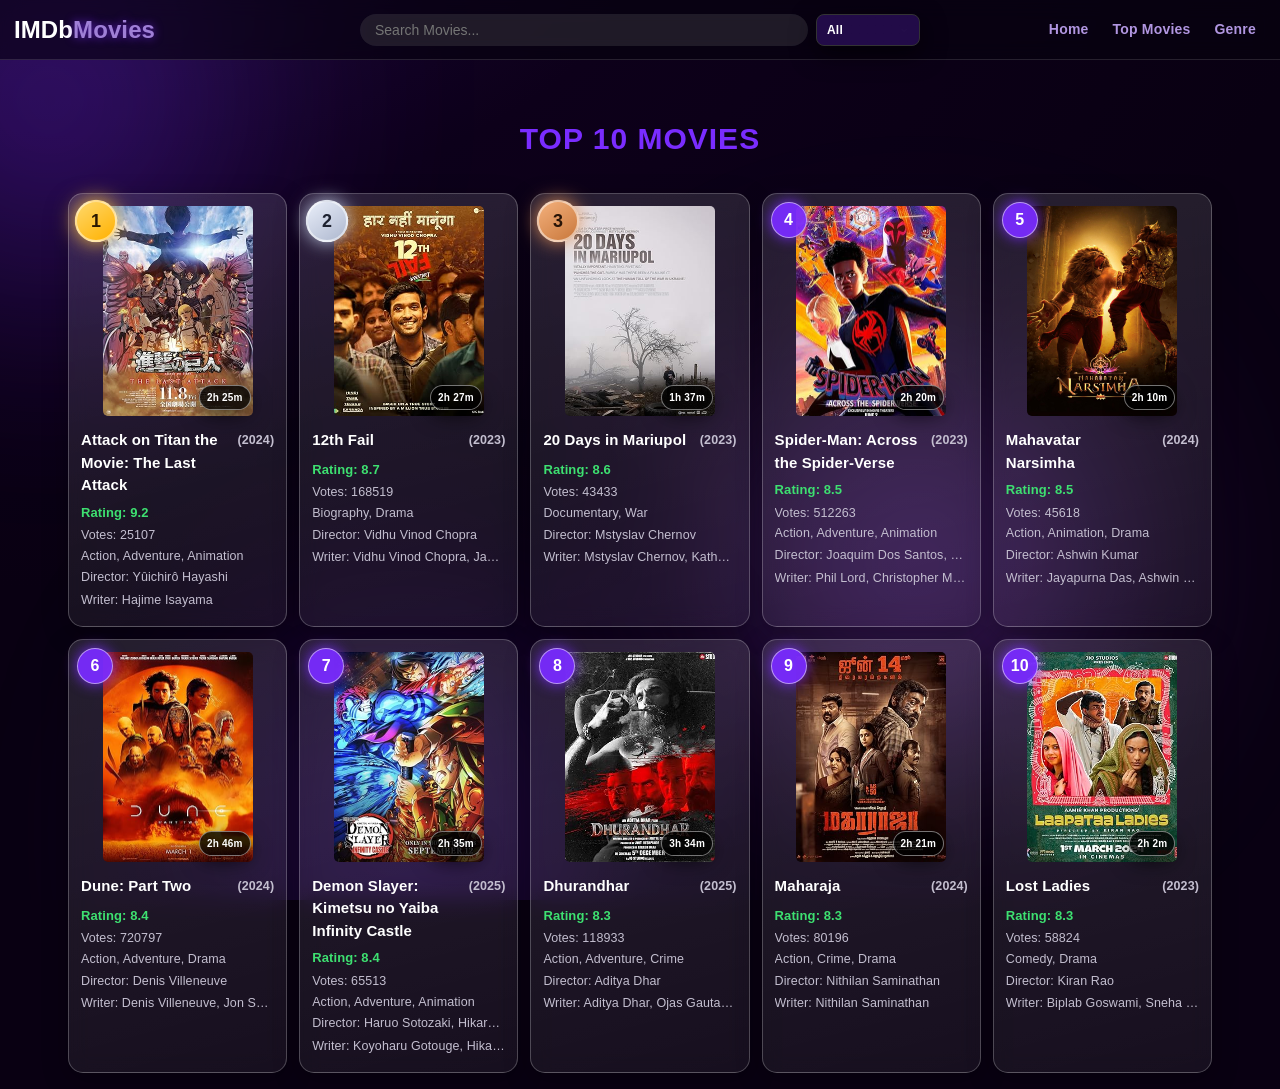
<file: index.html>
﻿<!DOCTYPE html>
<html>
<head>
    <title>IMDb Movie Recommendations</title>
    <link rel="stylesheet" href="style.css">
    <script src="ai_client.js"></script>
</head>
<body>

<header class="menu-bar">
    <div class="logo">
        <a href="home.html">IMDb<span>Movies</span></a>
    </div>

    <div class="menu-search">
        <input type="text" id="searchBox" placeholder="Search Movies..." oninput="showSuggestions()" onkeypress="handleEnter(event)">
        <select id="searchFilter" onchange="showSuggestions()">
            <option value="all">All</option>
            <option value="title">Title</option>
            <option value="year">Year</option>
            <option value="genres">Genre</option>
            <option value="directors">Director</option>
            <option value="writers">Writer</option>
        </select>
        <div id="suggestions"></div>
    </div>

    <nav class="menu-links">
        <a href="home.html">Home</a>
        <a href="index.html">Top Movies</a>
        <a href="category.html">Genre</a>
    </nav>
</header>

<div class="blobs">
    <div class="blob blob1"></div>
    <div class="blob blob2"></div>
    <div class="blob blob3"></div>
</div>

<div class="container">
    <div id="results"></div>
    <h2 class="Top10title">Top 10 Movies</h2>
    <div class="top-carousel-wrapper" id="top10"></div>
</div>

<div id="movieModal" class="modal" onclick="closeModal(event)">
    <div class="modal-content" onclick="event.stopPropagation()">
        <span class="modal-close" onclick="closeModal()">&times;</span>
        <div class="poster-wrapper">
            <img id="modalPoster" src="posters/placeholder.svg" alt="Movie Poster" class="poster" onerror="this.onerror=null;this.src='posters/placeholder.svg';">
        </div>
        <div class="modal-details">
            <div class="modal-title" id="modalTitle"></div>
            <div class="modal-year" id="modalYear"></div>
            <div class="modal-info" id="modalGenres"></div>
            <div class="modal-rating" id="modalRating"></div>
            <div class="modal-info" id="modalDirectors"></div>
            <div class="modal-info" id="modalWriters"></div>
            <div class="modal-info" id="modalRuntime"></div>
            <div class="modal-info" id="modalVotes"></div>
            <a href="#" class="modal-link" id="modalLink" target="_blank">View on IMDb</a>
        </div>
        <div id="modalRecommendations" class="ai-row"></div>
    </div>
</div>

<script>
let movies = [];
const aiRecCache = new Map();

function normalizeData(data) {
    return Array.isArray(data) ? data : (data.movies || []);
}

function getPosterPath(movie) {
    const fallback = "posters/placeholder.svg";
    const raw = movie.poster || "";
    if (!raw) return fallback;

    const normalized = raw
        .replace(/_(19|20)\d{2}(?=\.[^.]+$)/, "")
        .replace(/_(?=\.[^.]+$)/, "");

    return `posters/${normalized}`;
}

async function fetchAIRecommendationTitles(title, k = 10) {
    const key = (title || "").toLowerCase();
    if (!key) return [];
    if (aiRecCache.has(key)) return aiRecCache.get(key);

    try {
        const res = await fetch(`/api/recommendations?title=${encodeURIComponent(title)}&k=${k}`);
        if (!res.ok) throw new Error("AI endpoint unavailable");
        const data = await res.json();
        const titles = (data.recommendations || []).map(r => r.title).filter(Boolean);
        aiRecCache.set(key, titles);
        return titles;
    } catch {
        return [];
    }
}

function titleMatchesQuery(title, query) {
    const q = (query || "").toLowerCase().trim();
    const t = (title || "").toLowerCase();
    if (!q) return false;

    if (q.length < 3) {
        if (t.startsWith(q)) return true;
        return t.split(/[^a-z0-9]+/).some(word => word.startsWith(q));
    }

    return t.includes(q);
}

function getSelectedFilter() {
    return (document.getElementById("searchFilter")?.value || "all").toLowerCase();
}

function getMovieFieldText(movie, field) {
    switch (field) {
        case "title": return (movie.title || "").toLowerCase();
        case "year": return String(movie.year || "");
        case "genres": return (movie.genres || "").toLowerCase();
        case "directors": return (movie.directors || "").toLowerCase();
        case "writers": return (movie.writers || "").toLowerCase();
        default:
            return [
                movie.title || "",
                String(movie.year || ""),
                movie.genres || "",
                movie.directors || "",
                movie.writers || "",
            ].join(" ").toLowerCase();
    }
}

function getRatingClass(value) {
    const n = Number(value);
    if (!Number.isFinite(n)) return "rating-mid";
    if (n >= 8) return "rating-high";
    if (n >= 6.5) return "rating-mid";
    return "rating-low";
}

function formatRuntime(minutes) {
    const n = Number(minutes);
    if (!Number.isFinite(n) || n <= 0) return "N/A";
    const h = Math.floor(n / 60);
    const m = Math.round(n % 60);
    if (h <= 0) return `${m}m`;
    if (m === 0) return `${h}h`;
    return `${h}h ${m}m`;
}

function enhanceHorizontalScrollers(selector) {
    document.querySelectorAll(selector).forEach(track => {
        if (track.dataset.scrollEnhanced === "1") return;

        const shell = document.createElement("div");
        shell.className = "scroll-shell";
        track.parentNode.insertBefore(shell, track);
        shell.appendChild(track);

        const left = document.createElement("button");
        left.className = "scroll-arrow scroll-arrow-left is-hidden";
        left.type = "button";
        left.textContent = "◀";

        const right = document.createElement("button");
        right.className = "scroll-arrow scroll-arrow-right is-hidden";
        right.type = "button";
        right.textContent = "▶";

        shell.appendChild(left);
        shell.appendChild(right);

        const update = () => {
            const canScroll = track.scrollWidth > track.clientWidth + 4;
            const atStart = track.scrollLeft <= 2;
            const atEnd = track.scrollLeft >= track.scrollWidth - track.clientWidth - 2;
            left.classList.toggle("is-hidden", !canScroll || atStart);
            right.classList.toggle("is-hidden", !canScroll || atEnd);
        };

        left.addEventListener("click", () => {
            track.scrollBy({ left: -Math.max(180, Math.floor(track.clientWidth * 0.75)), behavior: "smooth" });
        });
        right.addEventListener("click", () => {
            track.scrollBy({ left: Math.max(180, Math.floor(track.clientWidth * 0.75)), behavior: "smooth" });
        });

        track.addEventListener("scroll", update, { passive: true });
        window.addEventListener("resize", update);
        track.dataset.scrollEnhanced = "1";
        requestAnimationFrame(update);
    });
}

async function loadData() {
    try {
        // Load once and render Top 10 from local JSON.
        const res = await fetch("movies.json");
        const data = await res.json();
        movies = normalizeData(data);
        showTopMovies();
    } catch (e) {
        console.error("Error loading data:", e);
        document.getElementById("top10").innerHTML = "<div style='color:red;'>Failed to load movies</div>";
    }
}

function showTopMovies() {
    // Strict rating-based ranking for Top 10 page.
    const top10Div = document.getElementById("top10");
    top10Div.innerHTML = "";

    const ranked = [...movies].sort((a, b) => (b.rating || 0) - (a.rating || 0)).slice(0, 10);

    ranked.forEach((m, i) => {
        const idx = movies.findIndex(movie => movie.title === m.title);
        const poster = getPosterPath(m);
        const rankClass = i < 3 ? `top-rank top-rank-${i + 1}` : "";

        top10Div.innerHTML += `
        <div class="movie-card" onclick="showMovieDetails(${idx})">
            <div class="rank-number ${rankClass}">${i + 1}</div>
            <div class="poster-wrapper">
                <img src="${poster}" alt="${m.title}" class="poster" onerror="this.onerror=null;this.src='posters/placeholder.svg';"/>
                <div class="runtime-badge">${formatRuntime(m.runtimeMinutes)}</div>
            </div>
            <div class="rank-info">
                <div class="rank-title">${m.title} <span class="rank-year">(${m.year || "N/A"})</span></div>
                <div class="rating ${getRatingClass(m.rating)}">Rating: ${m.rating || "N/A"}</div>
                <div class="votes">Votes: ${m.numVotes || "N/A"}</div>
                <div class="genres">${m.genres || ""}</div>
                <div class="directors">Director: ${m.directors || "N/A"}</div>
                <div class="writers">Writer: ${m.writers || "N/A"}</div>
            </div>
        </div>`;
    });
}

async function showMovieDetails(idx) {
    const m = movies[idx];
    if (!m) return;

    document.getElementById("modalPoster").src = getPosterPath(m);
    document.getElementById("modalTitle").textContent = m.title || "N/A";
    document.getElementById("modalYear").textContent = `Year: ${m.year || "N/A"}`;
    document.getElementById("modalGenres").textContent = `Genres: ${m.genres || "N/A"}`;
    const modalRating = document.getElementById("modalRating");
    modalRating.className = `modal-rating ${getRatingClass(m.rating)}`;
    modalRating.textContent = `Rating: ${m.rating || "N/A"}`;
    document.getElementById("modalDirectors").textContent = `Director: ${m.directors || "N/A"}`;
    document.getElementById("modalWriters").textContent = `Writer: ${m.writers || "N/A"}`;
    document.getElementById("modalRuntime").textContent = `Runtime: ${formatRuntime(m.runtimeMinutes)}`;
    document.getElementById("modalVotes").textContent = `Votes: ${m.numVotes || "N/A"}`;
    document.getElementById("modalLink").href = `https://www.imdb.com/find/?q=${encodeURIComponent(m.title || "")}`;
    // Track interactions for personalized ranking on other pages.
    if (window.AIClient) window.AIClient.recordMovieView(m);

    const recDiv = document.getElementById("modalRecommendations");
    recDiv.innerHTML = "";
    const aiTitles = await fetchAIRecommendationTitles(m.title, 10);
    const recTitles = aiTitles.length ? aiTitles : (m.recommendations || []);
    recTitles.forEach(title => {
        const recIdx = movies.findIndex(movie => movie.title === title);
        if (recIdx >= 0) {
            const recMovie = movies[recIdx];
            const recPoster = getPosterPath(recMovie);
            recDiv.innerHTML += `
                <div class="recommendation-card" onclick="showMovieDetails(${recIdx})">
                    <img src="${recPoster}" alt="${recMovie.title}" class="recommendation-poster" onerror="this.onerror=null;this.src='posters/placeholder.svg';">
                    <div class="recommendation-title">${recMovie.title}</div>
                </div>`;
        }
    });

    enhanceHorizontalScrollers("#modalRecommendations");
    document.getElementById("movieModal").classList.add("show");
}

function closeModal(e) {
    if (e && e.target !== document.getElementById("movieModal")) return;
    document.getElementById("movieModal").classList.remove("show");
}

async function showSuggestions() {
    const input = document.getElementById("searchBox").value.toLowerCase().trim();
    const field = getSelectedFilter();
    const suggestionsDiv = document.getElementById("suggestions");

    if (!input || movies.length === 0) {
        suggestionsDiv.style.display = "none";
        return;
    }

    // AI suggestions for title/all; local field-matching for specific filters.
    const matches = (window.AIClient && (field === "all" || field === "title"))
        ? await window.AIClient.getAISuggestions(movies, input, 10)
        : movies
            .map(m => {
                const text = getMovieFieldText(m, field);
                let score = 0;
                if (text.startsWith(input)) score = 1200;
                else if (text.split(/[^a-z0-9]+/).some(word => word.startsWith(input))) score = 900;
                else if (input.length >= 3 && text.includes(input)) score = 500;
                return { movie: m, score };
            })
            .filter(x => x.score > 0)
            .sort((a, b) => b.score - a.score || (b.movie.rating || 0) - (a.movie.rating || 0))
            .slice(0, 10)
            .map(x => x.movie);

    suggestionsDiv.innerHTML = matches
        .map(m => `<div class="suggestion-item" onclick="selectSuggestion('${(m.title || "").replace(/'/g, "\\'")}')">${m.title} (${m.year || "N/A"})</div>`)
        .join("");

    suggestionsDiv.style.display = "block";
}

function selectSuggestion(title) {
    document.getElementById("searchFilter").value = "title";
    document.getElementById("searchBox").value = title;
    hideSuggestions();
    if (window.AIClient) window.AIClient.recordSearch(title);
    const field = "title";
    window.location.href = `results.html?movie=${encodeURIComponent(title)}&field=${encodeURIComponent(field)}`;
}

function hideSuggestions() {
    document.getElementById("suggestions").style.display = "none";
}

function handleEnter(e) {
    if (e.key === "Enter") {
        const query = document.getElementById("searchBox").value.trim();
        hideSuggestions();
        if (!query) {
            window.location.href = "home.html";
            return;
        }
        if (window.AIClient) window.AIClient.recordSearch(query);
        const field = getSelectedFilter();
        window.location.href = `results.html?movie=${encodeURIComponent(query)}&field=${encodeURIComponent(field)}`;
    }
}

document.addEventListener("click", e => {
    const sb = document.getElementById("searchBox");
    if (e.target !== sb && !sb.contains(e.target)) hideSuggestions();
});

loadData();
</script>
</body>
</html>
</file>
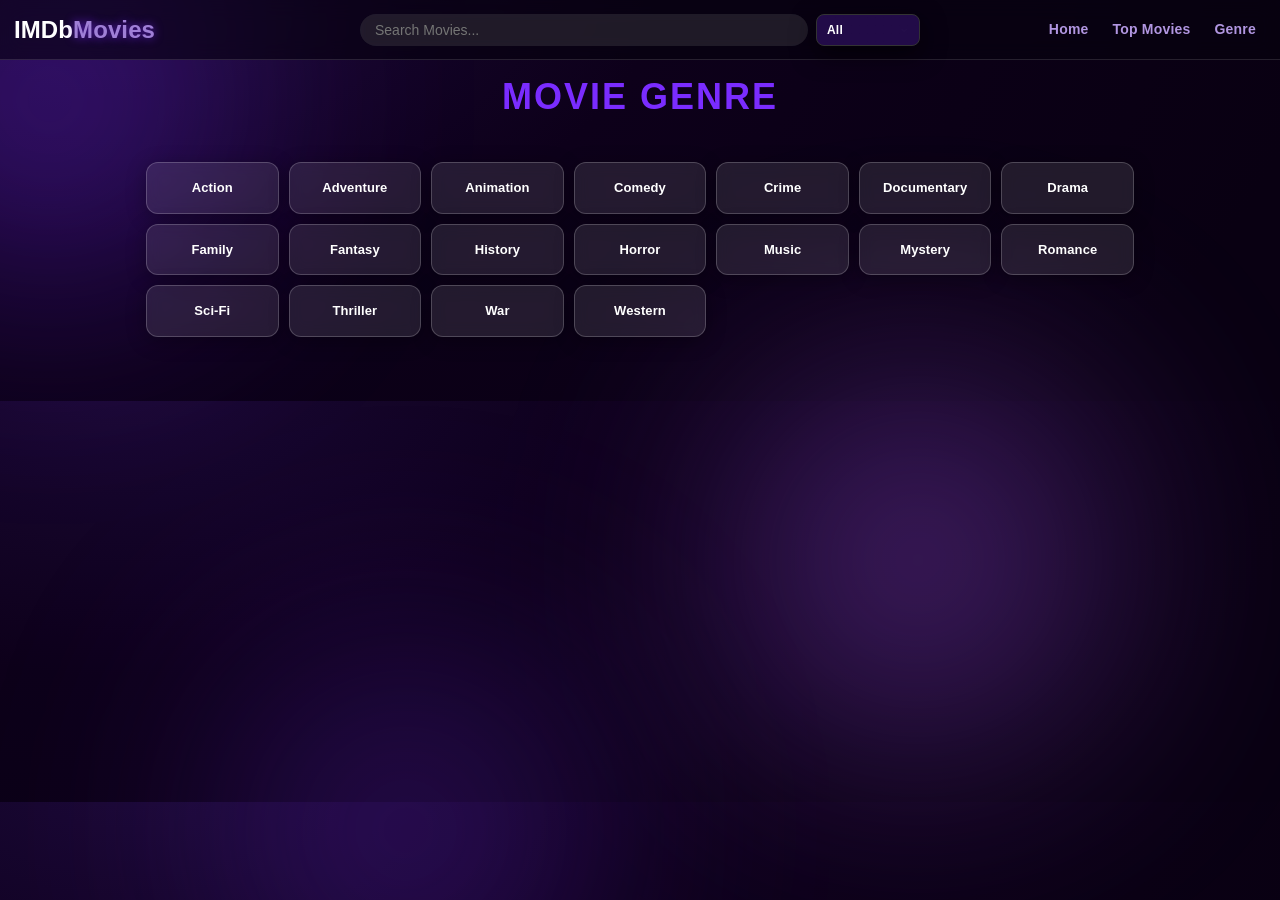
<file: category.html>
﻿<!DOCTYPE html>
<html>
<head>
    <title>IMDb Movie Categories</title>
    <link rel="stylesheet" href="style.css">
    <script src="ai_client.js"></script>
</head>
<body>

<header class="menu-bar">
    <div class="logo">
        <a href="home.html">IMDb<span>Movies</span></a>
    </div>

    <div class="menu-search">
        <input type="text" id="searchBox" placeholder="Search Movies..." oninput="showSuggestions()" onkeypress="handleEnter(event)">
        <select id="searchFilter" onchange="showSuggestions()">
            <option value="all">All</option>
            <option value="title">Title</option>
            <option value="year">Year</option>
            <option value="genres">Genre</option>
            <option value="directors">Director</option>
            <option value="writers">Writer</option>
        </select>
        <div id="suggestions"></div>
    </div>

    <nav class="menu-links">
        <a href="home.html">Home</a>
        <a href="index.html">Top Movies</a>
        <a href="category.html">Genre</a>
    </nav>
</header>

<div class="blobs">
    <div class="blob blob1"></div>
    <div class="blob blob2"></div>
    <div class="blob blob3"></div>
</div>

<div class="container">
    <h3 class="category-title">Movie Genre</h3>

    <div class="category-grid" id="categoryGrid"></div>
    <div id="selectedGenre" class="selected-genre-text"></div>
    <div id="categoryResults" class="results-grid"></div>
</div>

<div id="movieModal" class="modal" onclick="closeModal(event)">
    <div class="modal-content" onclick="event.stopPropagation()">
        <span class="modal-close" onclick="closeModal()">&times;</span>
        <div class="poster-wrapper">
            <img id="modalPoster" src="posters/placeholder.svg" alt="Movie Poster" class="poster" onerror="this.onerror=null;this.src='posters/placeholder.svg';">
        </div>
        <div class="modal-details">
            <div class="modal-title" id="modalTitle"></div>
            <div class="modal-year" id="modalYear"></div>
            <div class="modal-info" id="modalGenres"></div>
            <div class="modal-rating" id="modalRating"></div>
            <div class="modal-info" id="modalDirectors"></div>
            <div class="modal-info" id="modalWriters"></div>
            <div class="modal-info" id="modalRuntime"></div>
            <div class="modal-info" id="modalVotes"></div>
            <a href="#" class="modal-link" id="modalLink" target="_blank">View on IMDb</a>
        </div>
        <div id="modalRecommendations" class="ai-row"></div>
    </div>
</div>

<script>
let movies = [];
const aiRecCache = new Map();

const categories = [
    "Action", "Adventure", "Animation", "Comedy", "Crime",
    "Documentary", "Drama", "Family", "Fantasy", "History",
    "Horror", "Music", "Mystery", "Romance", "Sci-Fi",
    "Thriller", "War", "Western"
];

function normalizeData(data) {
    return Array.isArray(data) ? data : (data.movies || []);
}

function getPosterPath(movie) {
    const fallback = "posters/placeholder.svg";
    const raw = movie.poster || "";
    if (!raw) return fallback;

    const normalized = raw
        .replace(/_(19|20)\d{2}(?=\.[^.]+$)/, "")
        .replace(/_(?=\.[^.]+$)/, "");

    return `posters/${normalized}`;
}

async function fetchAIRecommendationTitles(title, k = 10) {
    const key = (title || "").toLowerCase();
    if (!key) return [];
    if (aiRecCache.has(key)) return aiRecCache.get(key);

    try {
        const res = await fetch(`/api/recommendations?title=${encodeURIComponent(title)}&k=${k}`);
        if (!res.ok) throw new Error("AI endpoint unavailable");
        const data = await res.json();
        const titles = (data.recommendations || []).map(r => r.title).filter(Boolean);
        aiRecCache.set(key, titles);
        return titles;
    } catch {
        return [];
    }
}

function titleMatchesQuery(title, query) {
    const q = (query || "").toLowerCase().trim();
    const t = (title || "").toLowerCase();
    if (!q) return false;

    if (q.length < 3) {
        if (t.startsWith(q)) return true;
        return t.split(/[^a-z0-9]+/).some(word => word.startsWith(q));
    }

    return t.includes(q);
}

function getSelectedFilter() {
    return (document.getElementById("searchFilter")?.value || "all").toLowerCase();
}

function getMovieFieldText(movie, field) {
    switch (field) {
        case "title": return (movie.title || "").toLowerCase();
        case "year": return String(movie.year || "");
        case "genres": return (movie.genres || "").toLowerCase();
        case "directors": return (movie.directors || "").toLowerCase();
        case "writers": return (movie.writers || "").toLowerCase();
        default:
            return [
                movie.title || "",
                String(movie.year || ""),
                movie.genres || "",
                movie.directors || "",
                movie.writers || "",
            ].join(" ").toLowerCase();
    }
}

function getRatingClass(value) {
    const n = Number(value);
    if (!Number.isFinite(n)) return "rating-mid";
    if (n >= 8) return "rating-high";
    if (n >= 6.5) return "rating-mid";
    return "rating-low";
}

function formatRuntime(minutes) {
    const n = Number(minutes);
    if (!Number.isFinite(n) || n <= 0) return "N/A";
    const h = Math.floor(n / 60);
    const m = Math.round(n % 60);
    if (h <= 0) return `${m}m`;
    if (m === 0) return `${h}h`;
    return `${h}h ${m}m`;
}

function enhanceHorizontalScrollers(selector) {
    document.querySelectorAll(selector).forEach(track => {
        if (track.dataset.scrollEnhanced === "1") return;

        const shell = document.createElement("div");
        shell.className = "scroll-shell";
        track.parentNode.insertBefore(shell, track);
        shell.appendChild(track);

        const left = document.createElement("button");
        left.className = "scroll-arrow scroll-arrow-left is-hidden";
        left.type = "button";
        left.textContent = "◀";

        const right = document.createElement("button");
        right.className = "scroll-arrow scroll-arrow-right is-hidden";
        right.type = "button";
        right.textContent = "▶";

        shell.appendChild(left);
        shell.appendChild(right);

        const update = () => {
            const canScroll = track.scrollWidth > track.clientWidth + 4;
            const atStart = track.scrollLeft <= 2;
            const atEnd = track.scrollLeft >= track.scrollWidth - track.clientWidth - 2;
            left.classList.toggle("is-hidden", !canScroll || atStart);
            right.classList.toggle("is-hidden", !canScroll || atEnd);
        };

        left.addEventListener("click", () => {
            track.scrollBy({ left: -Math.max(180, Math.floor(track.clientWidth * 0.75)), behavior: "smooth" });
        });
        right.addEventListener("click", () => {
            track.scrollBy({ left: Math.max(180, Math.floor(track.clientWidth * 0.75)), behavior: "smooth" });
        });

        track.addEventListener("scroll", update, { passive: true });
        window.addEventListener("resize", update);
        track.dataset.scrollEnhanced = "1";
        requestAnimationFrame(update);
    });
}

async function loadMovies() {
    try {
        // Category page uses the same movie source as other views.
        const res = await fetch("movies.json");
        const data = await res.json();
        movies = normalizeData(data);
        generateCategories();
    } catch (e) {
        console.error("Error loading movies:", e);
    }
}

function generateCategories() {
    // Render fixed genre chips for quick filtering.
    const grid = document.getElementById("categoryGrid");
    grid.innerHTML = "";

    categories.forEach(cat => {
        const div = document.createElement("div");
        div.className = "category-card";
        div.textContent = cat;
        div.onclick = () => showCategoryMovies(cat);
        grid.appendChild(div);
    });
}

function showCategoryMovies(category) {
    // Filter list by selected genre and render consistent cards.
    const resultsDiv = document.getElementById("categoryResults");

    document.querySelectorAll(".category-card").forEach(card => card.classList.remove("selected"));

    const selectedCard = Array.from(document.querySelectorAll(".category-card"))
        .find(c => c.textContent === category);
    if (selectedCard) selectedCard.classList.add("selected");

    document.getElementById("selectedGenre").textContent = category;

    const filtered = movies.filter(m => (m.genres || "").toLowerCase().includes(category.toLowerCase()));

    if (filtered.length === 0) {
        resultsDiv.innerHTML = `<div style="color:#fff; text-align:center; margin-top:20px;">No movies found for "${category}"</div>`;
        return;
    }

    resultsDiv.innerHTML = filtered.map(m => {
        const idx = movies.findIndex(movie => movie.title === m.title);
        const poster = getPosterPath(m);

        return `
        <div class="movie-card" onclick="showMovieDetails(${idx})">
            <div class="poster-wrapper">
                <img src="${poster}" alt="${m.title}" class="poster" onerror="this.onerror=null;this.src='posters/placeholder.svg';"/>
                <div class="runtime-badge">${formatRuntime(m.runtimeMinutes)}</div>
            </div>
            <div class="rank-info">
                <div class="rank-title">${m.title || "N/A"} <span class="rank-year">${m.year || "N/A"}</span></div>
                <div class="rating ${getRatingClass(m.rating)}">Rating: ${m.rating || "N/A"}</div>
                <div class="votes">Votes: ${m.numVotes || "N/A"}</div>
                <div class="genres">${m.genres || ""}</div>
                <div class="directors">Director: ${m.directors || "N/A"}</div>
                <div class="writers">Writer: ${m.writers || "N/A"}</div>
            </div>
        </div>`;
    }).join("");
}

async function showSuggestions() {
    const input = document.getElementById("searchBox").value.toLowerCase().trim();
    const field = getSelectedFilter();
    const suggestionsDiv = document.getElementById("suggestions");

    if (!input || movies.length === 0) {
        suggestionsDiv.style.display = "none";
        return;
    }

    // Keep suggestions aligned with selected search field.
    const matches = (window.AIClient && (field === "all" || field === "title"))
        ? await window.AIClient.getAISuggestions(movies, input, 10)
        : movies
            .map(m => {
                const text = getMovieFieldText(m, field);
                let score = 0;
                if (text.startsWith(input)) score = 1200;
                else if (text.split(/[^a-z0-9]+/).some(word => word.startsWith(input))) score = 900;
                else if (input.length >= 3 && text.includes(input)) score = 500;
                return { movie: m, score };
            })
            .filter(x => x.score > 0)
            .sort((a, b) => b.score - a.score || (b.movie.rating || 0) - (a.movie.rating || 0))
            .slice(0, 10)
            .map(x => x.movie);

    suggestionsDiv.innerHTML = matches
        .map(item => `<div class="suggestion-item" onclick="selectSuggestion('${(item.title || "").replace(/'/g, "\\'")}')">${item.title} (${item.year || "N/A"})</div>`)
        .join("");

    suggestionsDiv.style.display = "block";
}

function selectSuggestion(title) {
    document.getElementById("searchFilter").value = "title";
    document.getElementById("searchBox").value = title;
    hideSuggestions();
    if (window.AIClient) window.AIClient.recordSearch(title);
    const field = "title";
    window.location.href = `results.html?movie=${encodeURIComponent(title)}&field=${encodeURIComponent(field)}`;
}

function hideSuggestions() {
    document.getElementById("suggestions").style.display = "none";
}

async function showMovieDetails(idx) {
    const m = movies[idx];
    if (!m) return;

    document.getElementById("modalPoster").src = getPosterPath(m);
    document.getElementById("modalTitle").textContent = m.title || "N/A";
    document.getElementById("modalYear").textContent = `Year: ${m.year || "N/A"}`;
    document.getElementById("modalGenres").textContent = `Genres: ${m.genres || "N/A"}`;
    const modalRating = document.getElementById("modalRating");
    modalRating.className = `modal-rating ${getRatingClass(m.rating)}`;
    modalRating.textContent = `Rating: ${m.rating || "N/A"}`;
    document.getElementById("modalDirectors").textContent = `Director: ${m.directors || "N/A"}`;
    document.getElementById("modalWriters").textContent = `Writer: ${m.writers || "N/A"}`;
    document.getElementById("modalRuntime").textContent = `Runtime: ${formatRuntime(m.runtimeMinutes)}`;
    document.getElementById("modalVotes").textContent = `Votes: ${m.numVotes || "N/A"}`;
    document.getElementById("modalLink").href = `https://www.imdb.com/find/?q=${encodeURIComponent(m.title || "")}`;
    // Capture view event for personalization profile.
    if (window.AIClient) window.AIClient.recordMovieView(m);

    const recDiv = document.getElementById("modalRecommendations");
    recDiv.innerHTML = "";
    const aiTitles = await fetchAIRecommendationTitles(m.title, 10);
    const recTitles = aiTitles.length ? aiTitles : (m.recommendations || []);
    recTitles.forEach(title => {
        const recIdx = movies.findIndex(movie => movie.title === title);
        if (recIdx >= 0) {
            const recMovie = movies[recIdx];
            const recPoster = getPosterPath(recMovie);
            recDiv.innerHTML += `
                <div class="recommendation-card" onclick="showMovieDetails(${recIdx})">
                    <img src="${recPoster}" alt="${recMovie.title}" class="recommendation-poster" onerror="this.onerror=null;this.src='posters/placeholder.svg';">
                    <div class="recommendation-title">${recMovie.title}</div>
                </div>`;
        }
    });

    enhanceHorizontalScrollers("#modalRecommendations");
    document.getElementById("movieModal").classList.add("show");
}

function closeModal(e) {
    if (e && e.target !== document.getElementById("movieModal")) return;
    document.getElementById("movieModal").classList.remove("show");
}

function handleEnter(e) {
    if (e.key === "Enter") {
        const query = document.getElementById("searchBox").value.trim();
        hideSuggestions();
        if (!query) {
            window.location.href = "home.html";
            return;
        }
        if (window.AIClient) window.AIClient.recordSearch(query);
        const field = getSelectedFilter();
        window.location.href = `results.html?movie=${encodeURIComponent(query)}&field=${encodeURIComponent(field)}`;
    }
}

document.addEventListener("click", e => {
    const sb = document.getElementById("searchBox");
    if (e.target !== sb && !sb.contains(e.target)) hideSuggestions();
});

loadMovies();
</script>
</body>
</html>
</file>
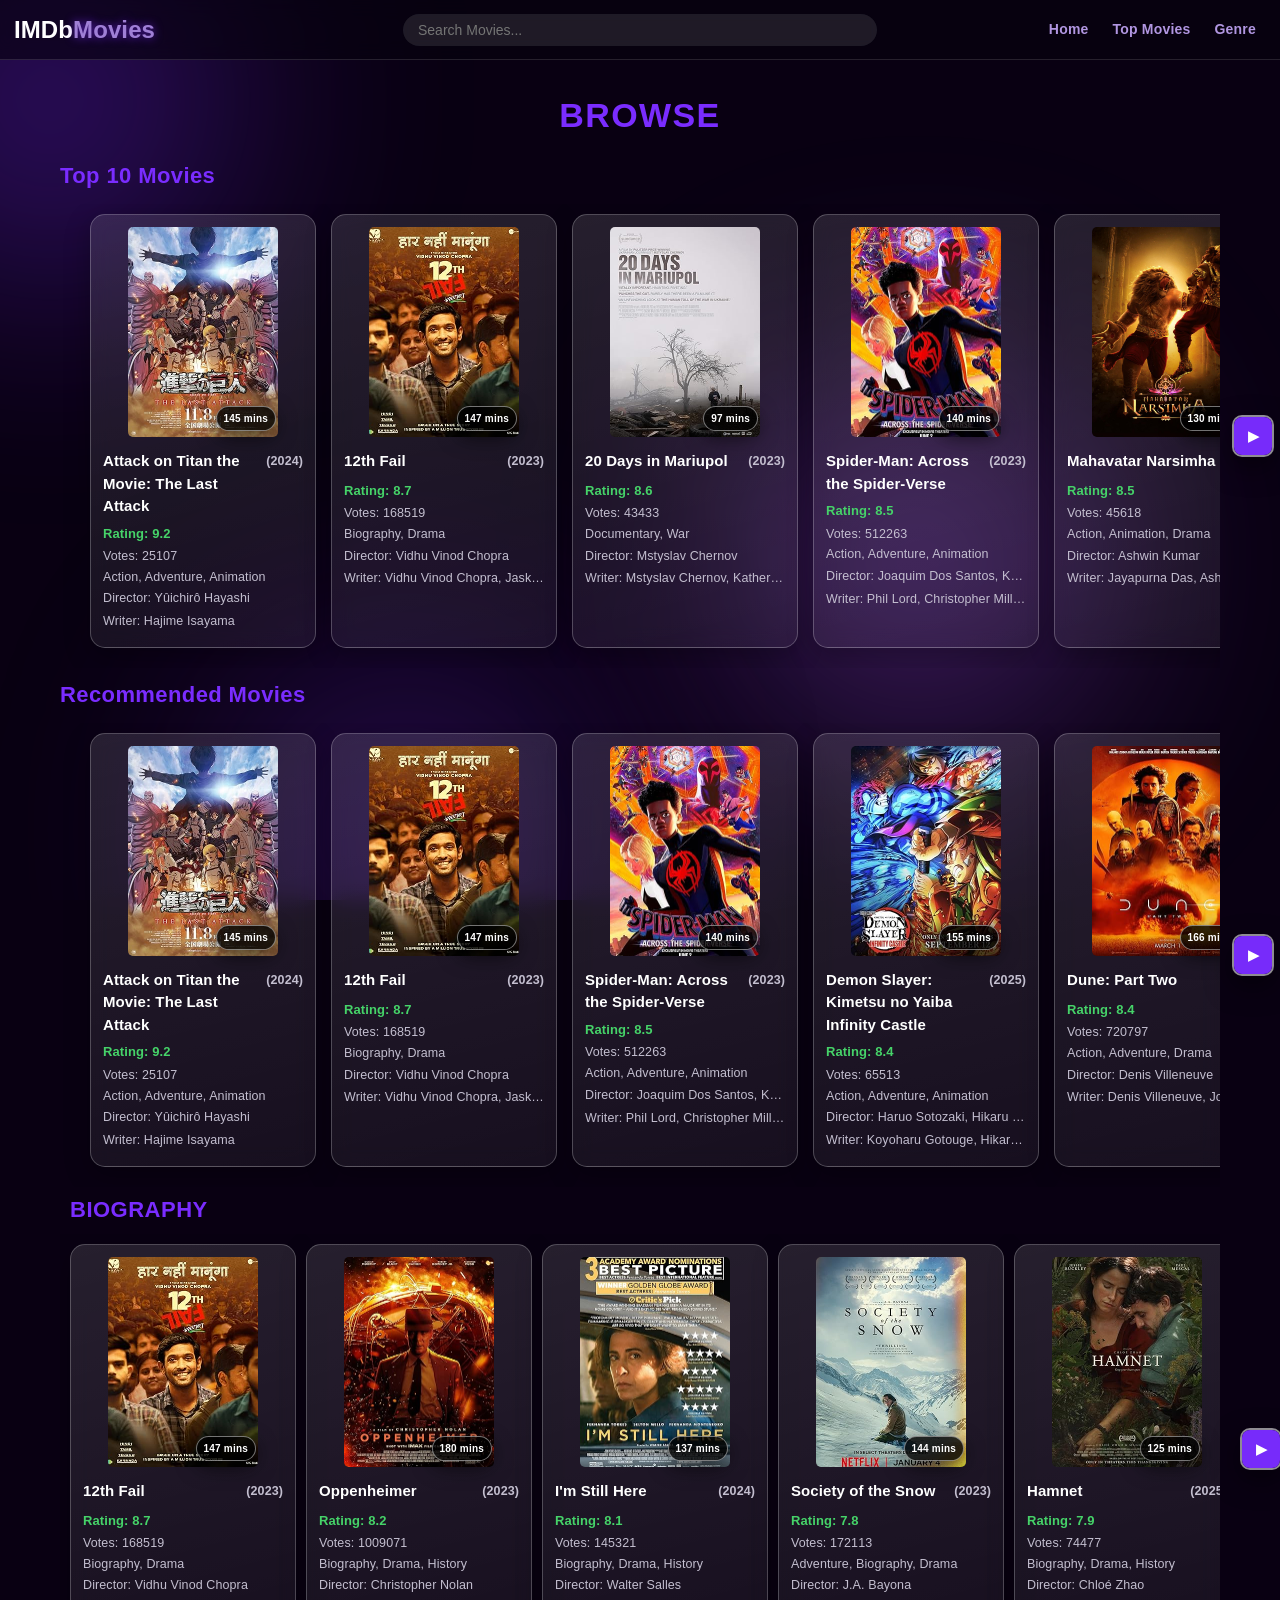
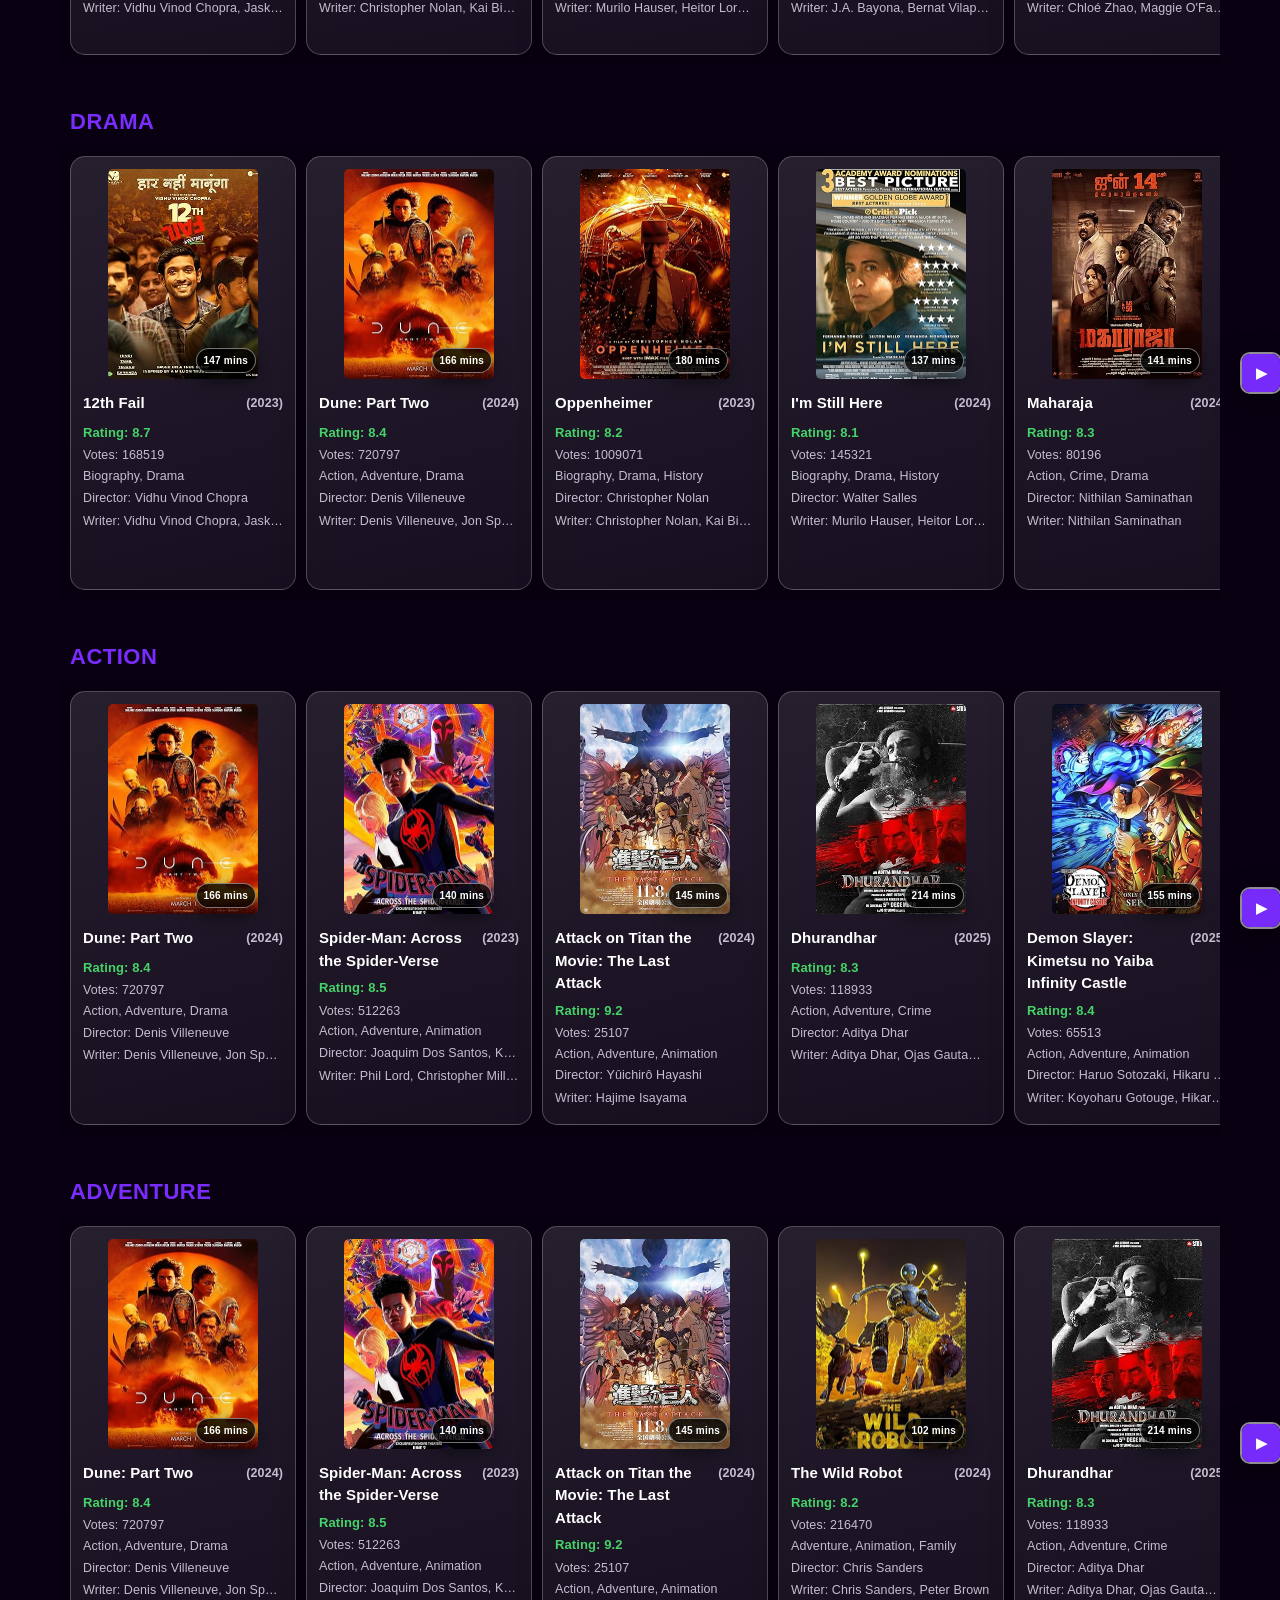
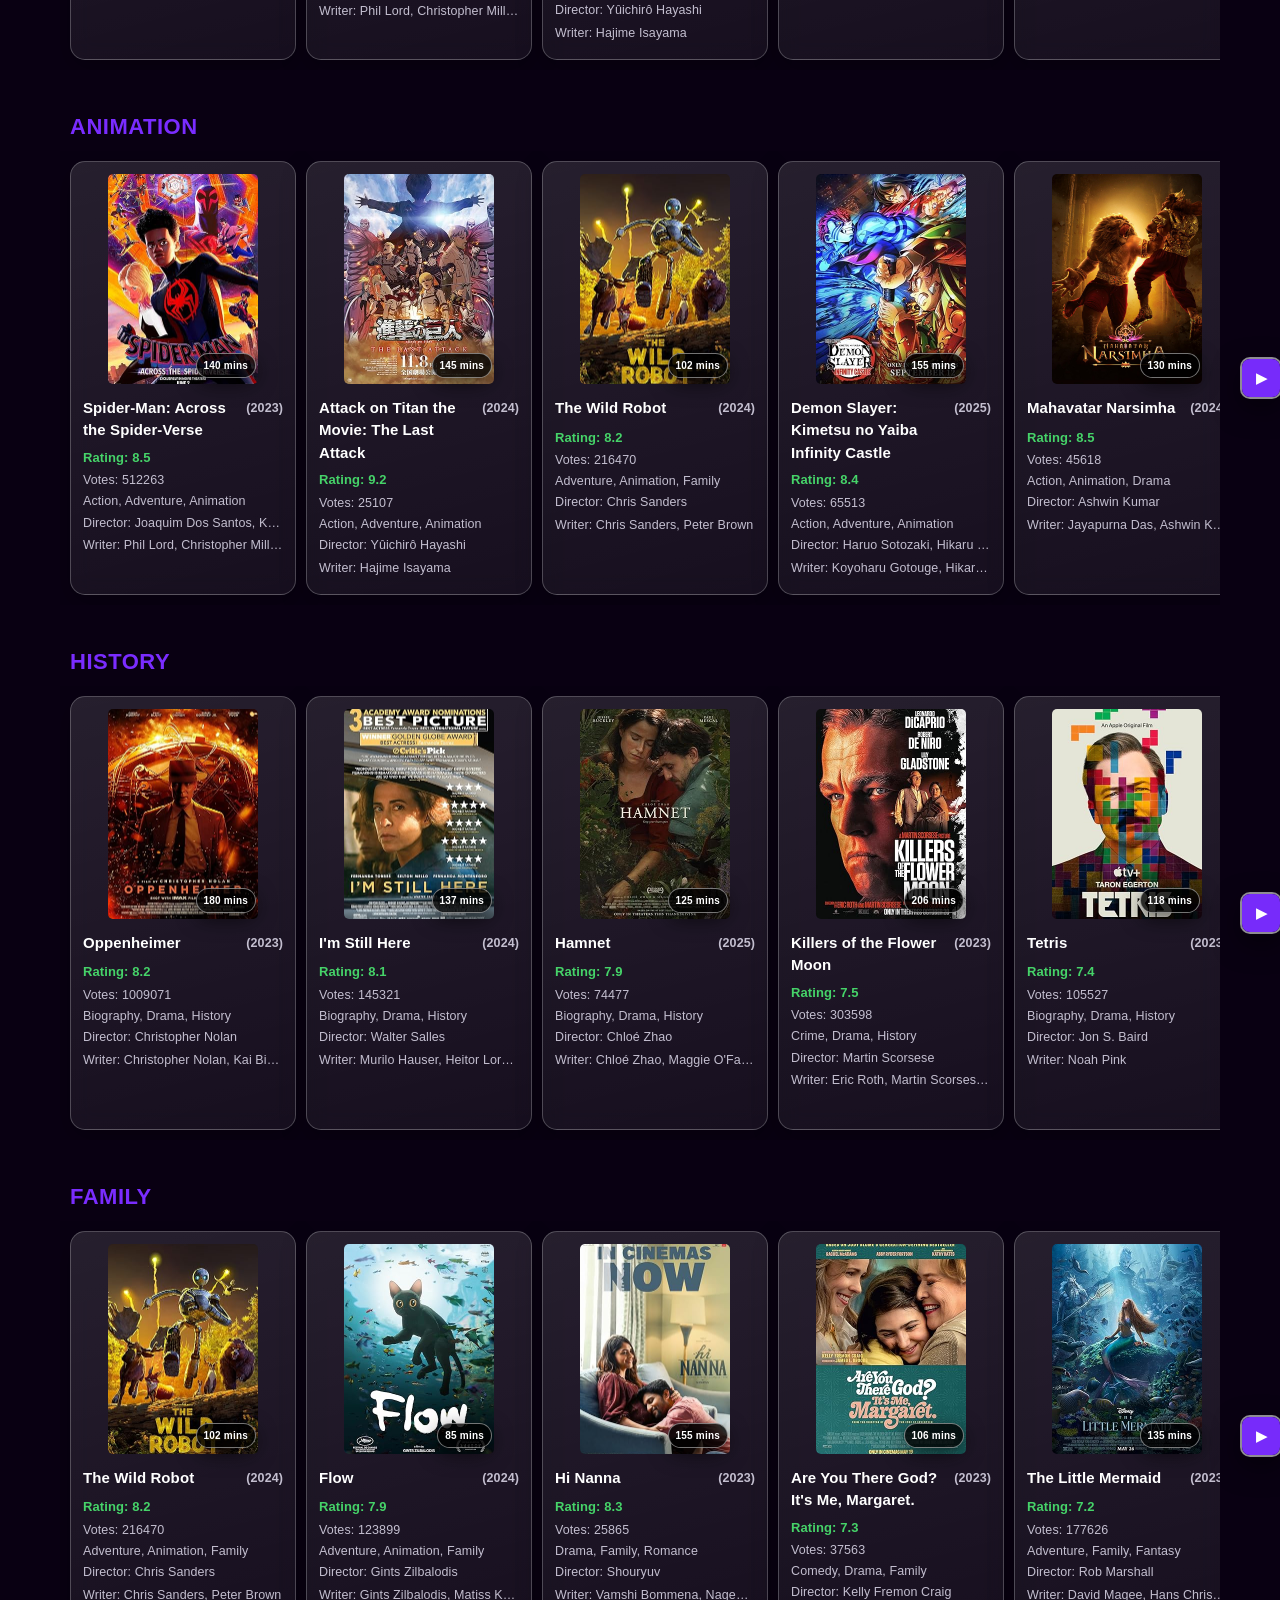
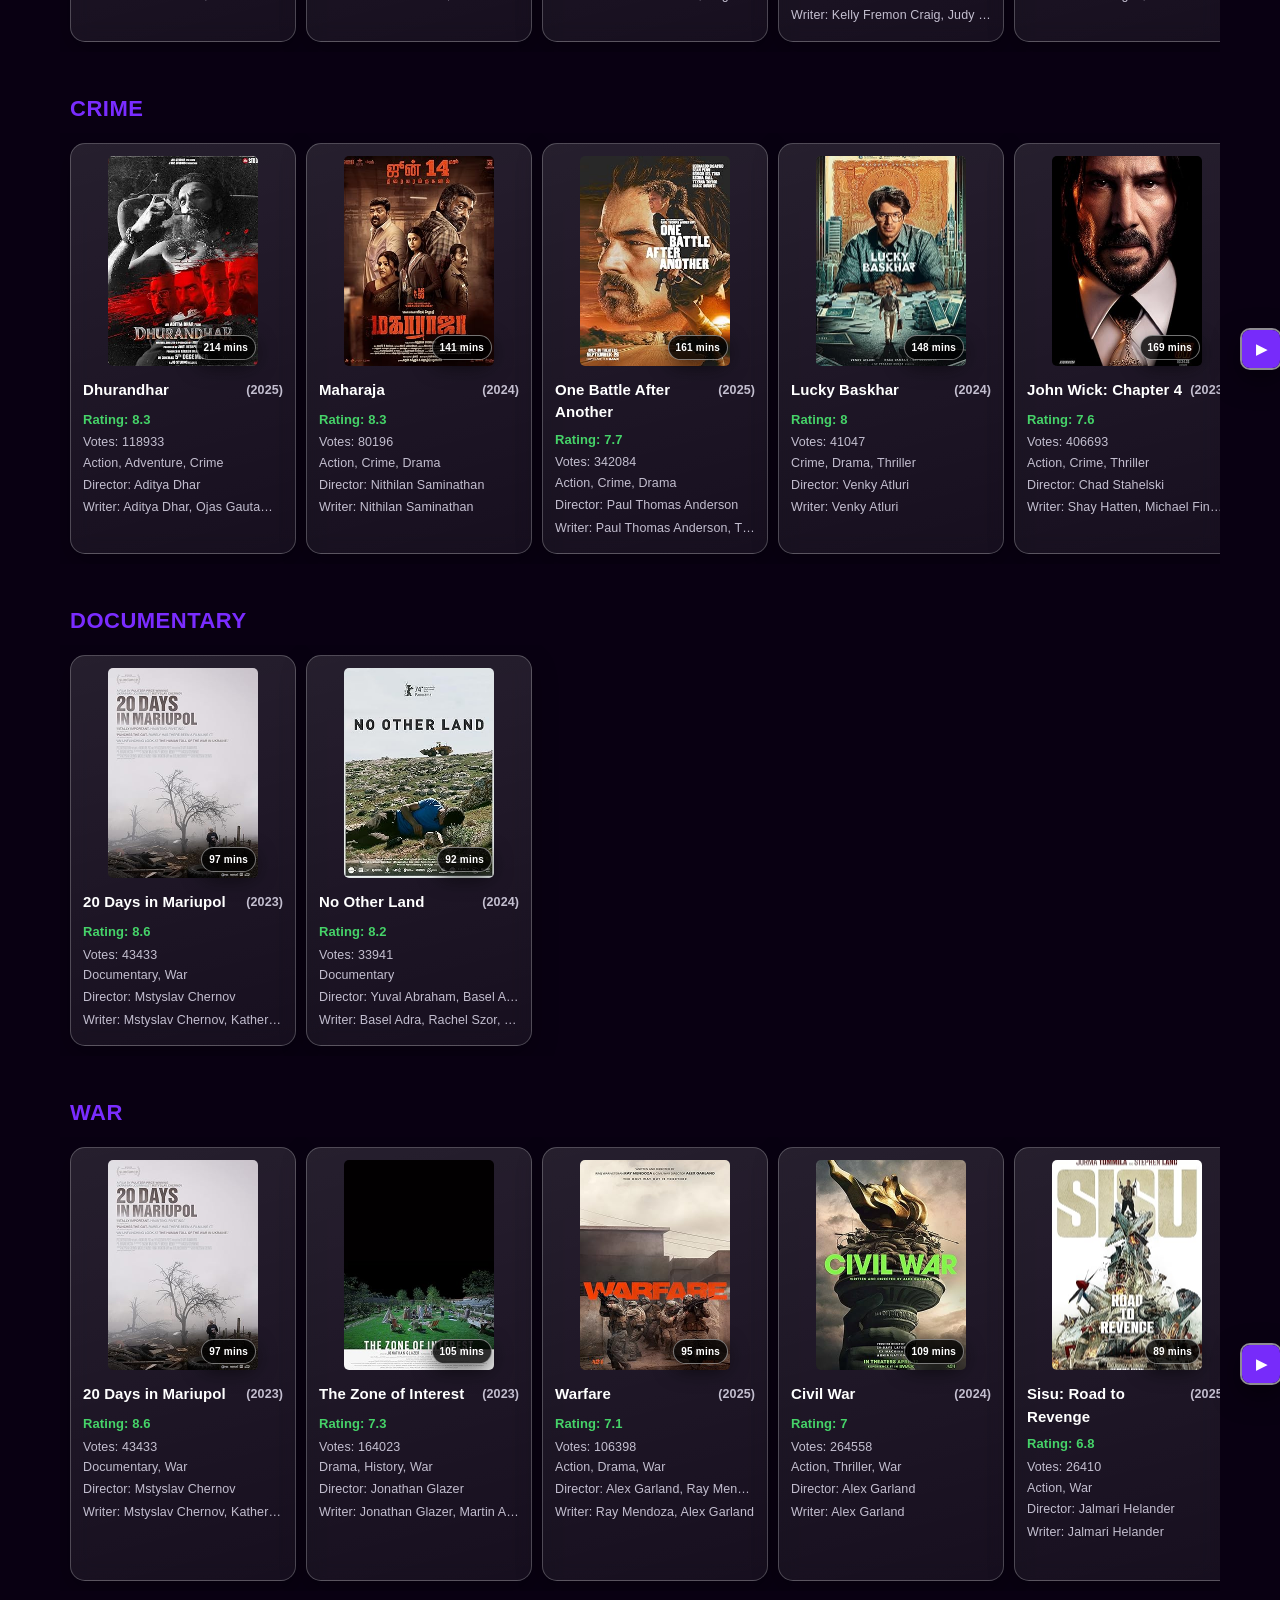
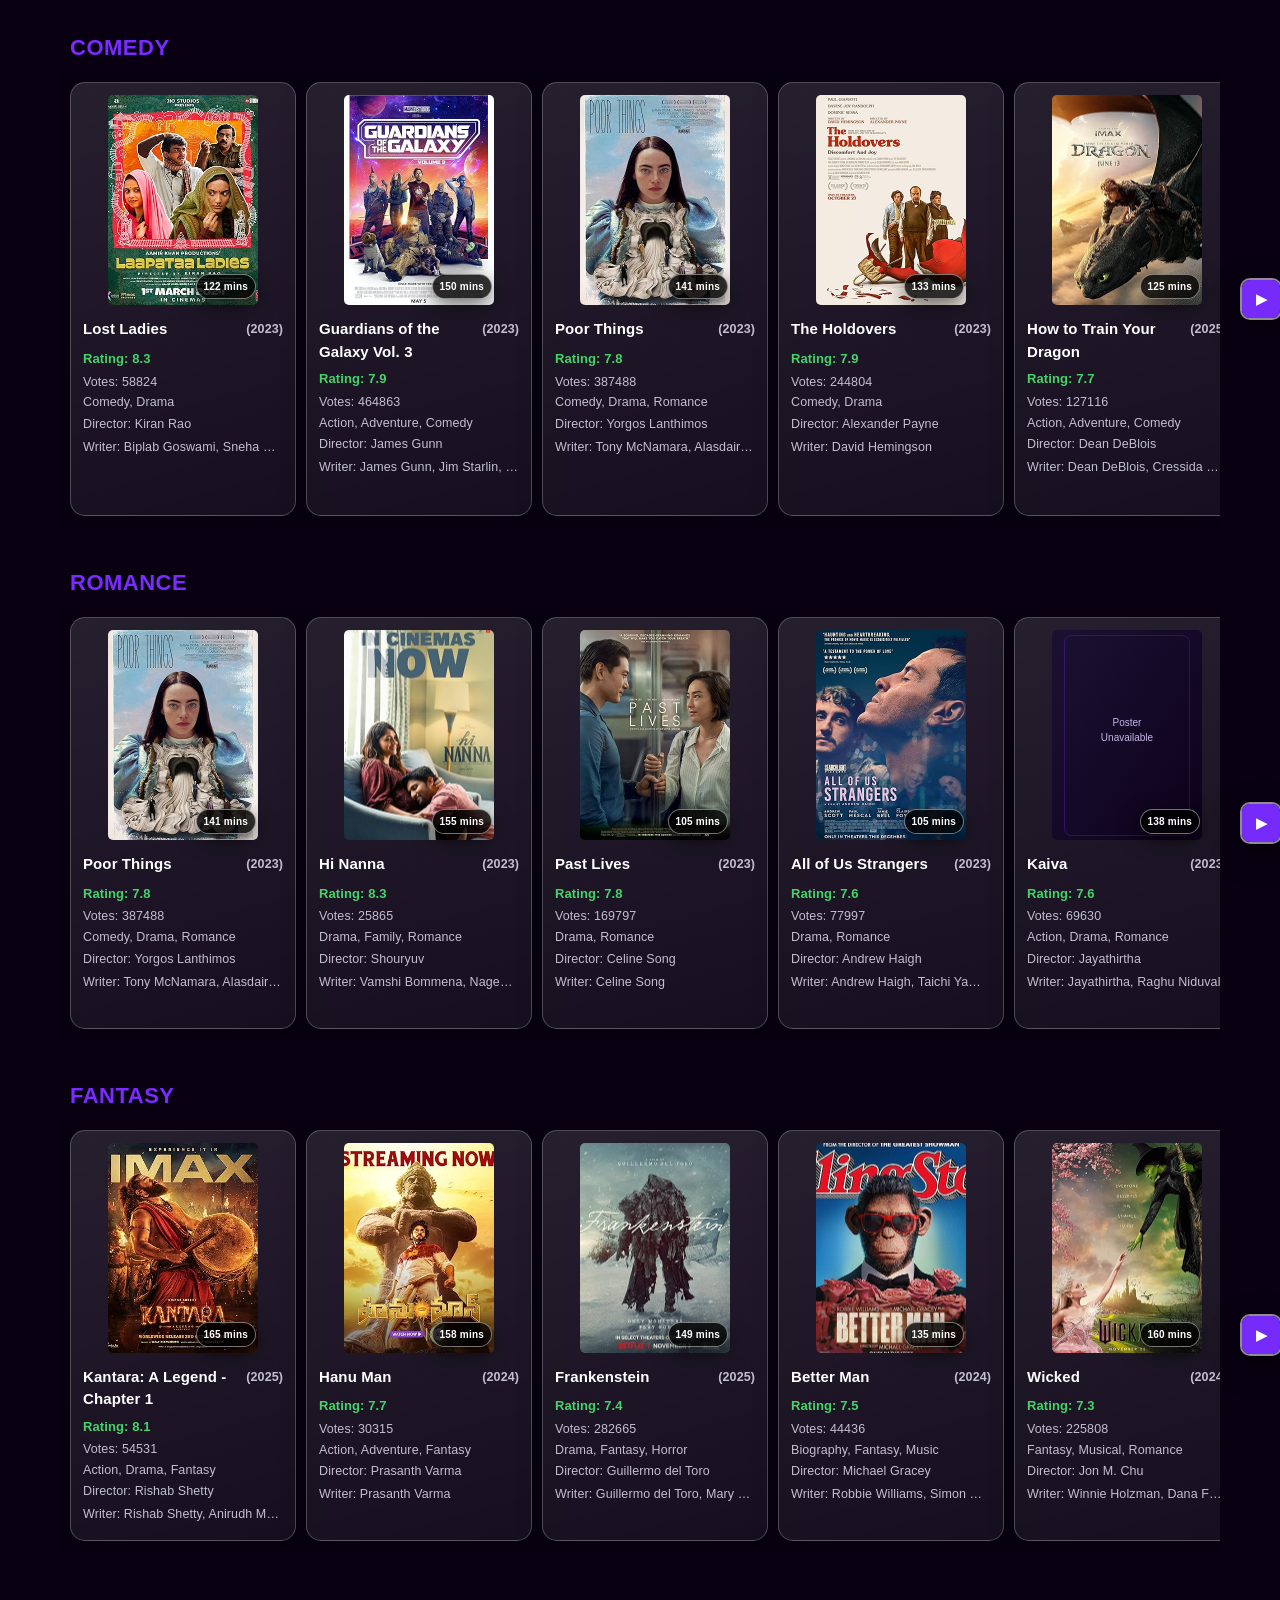
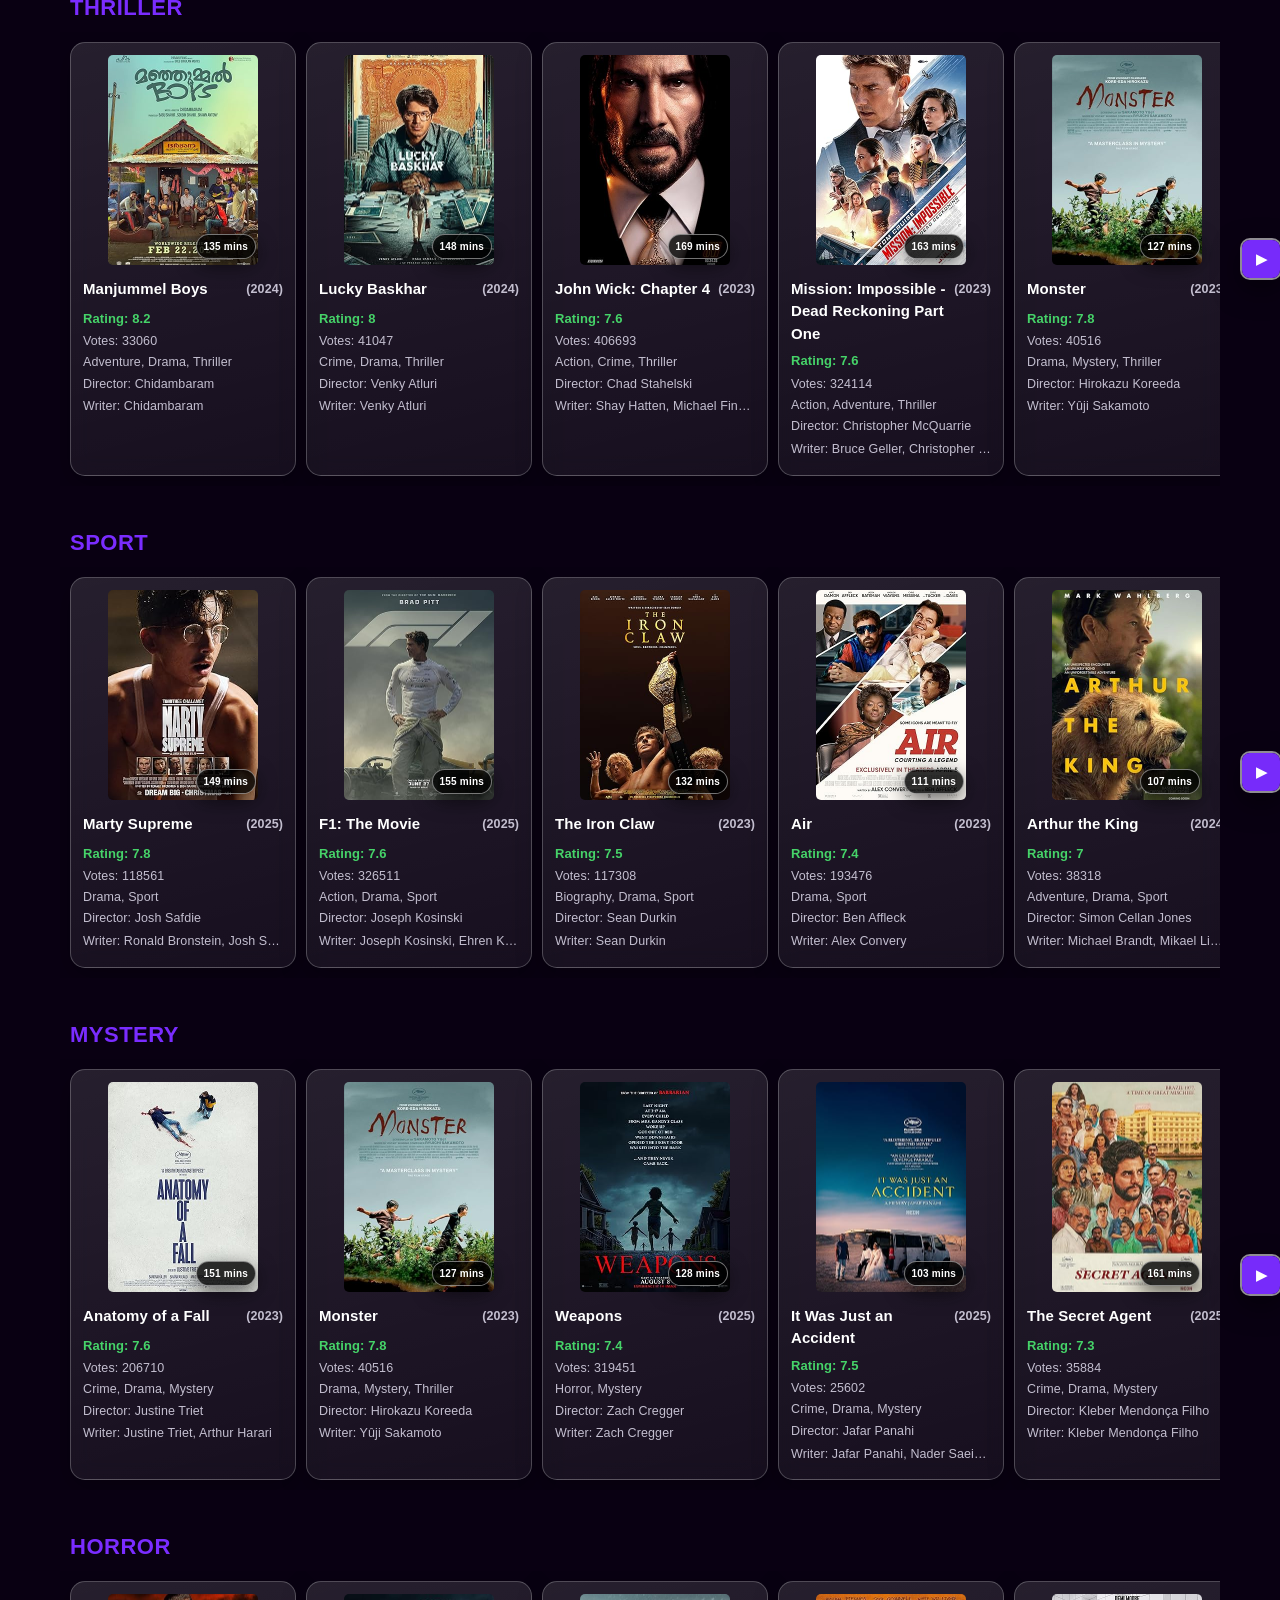
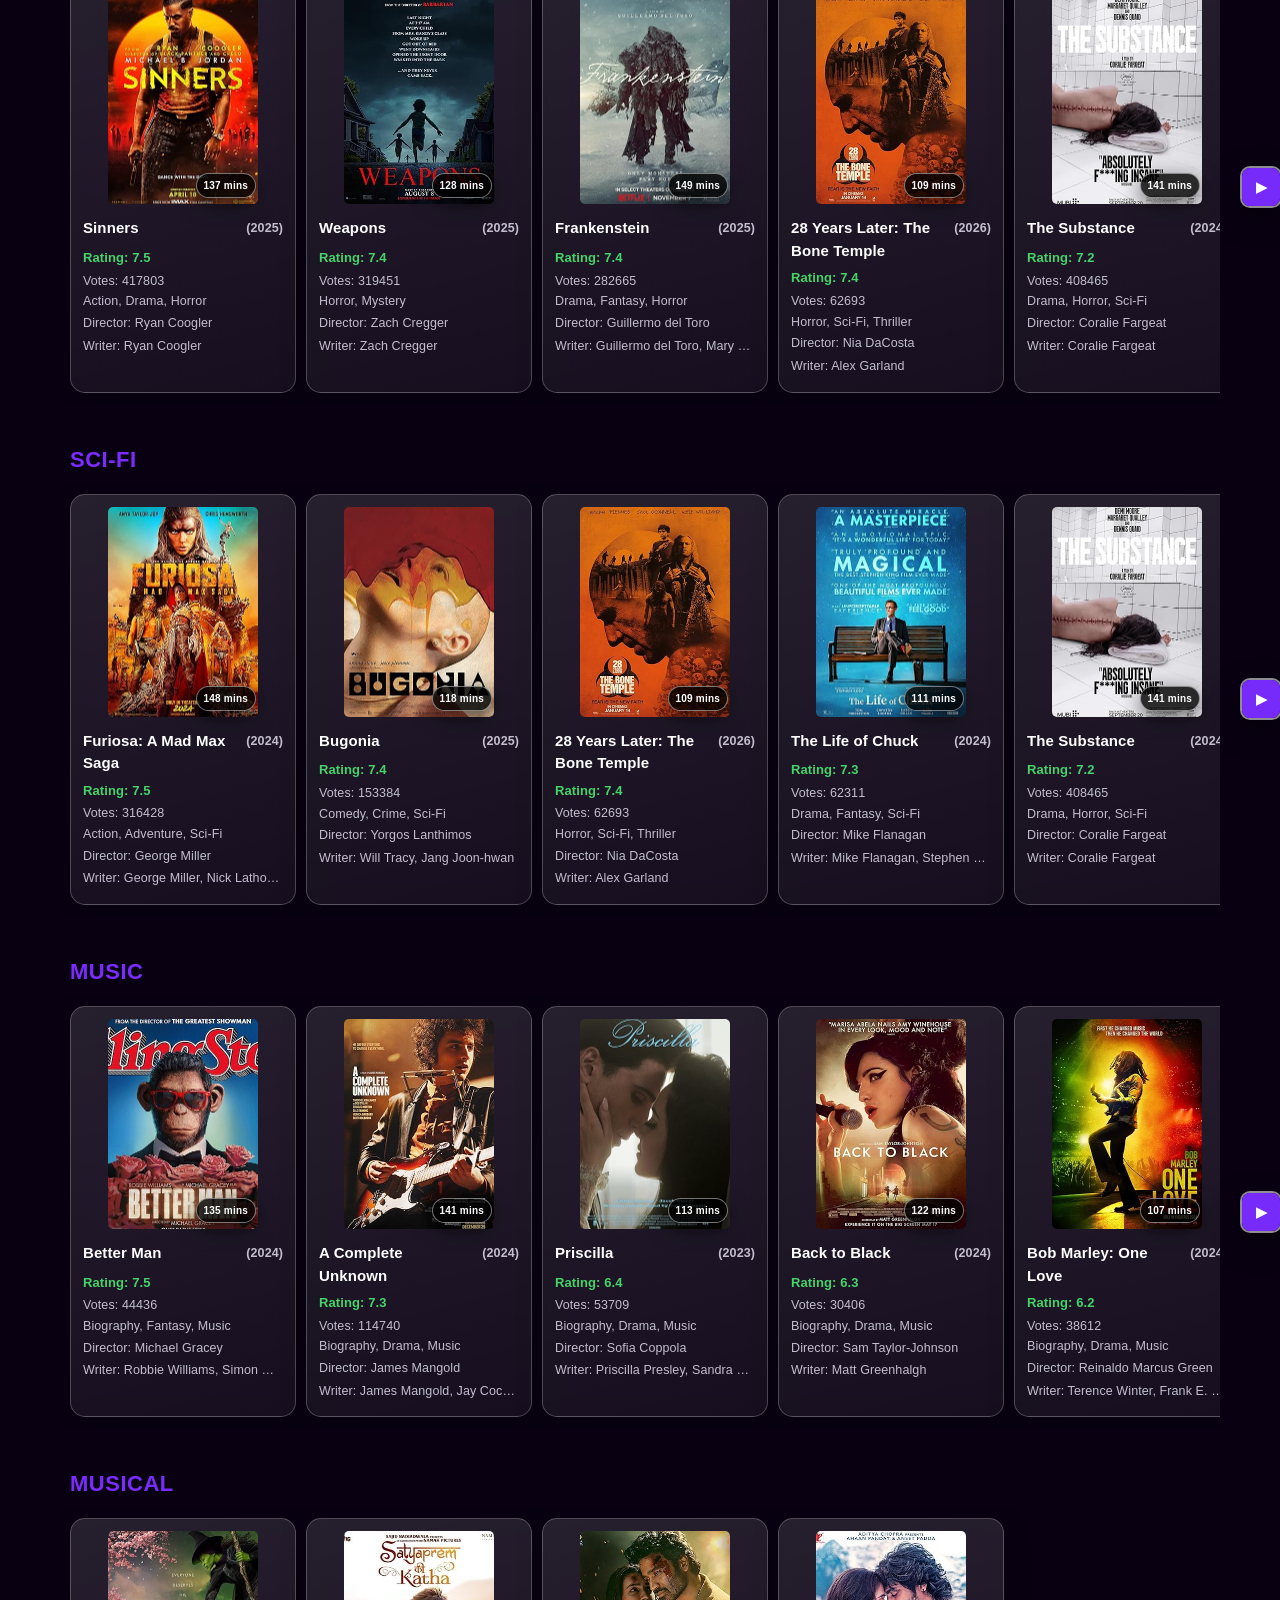
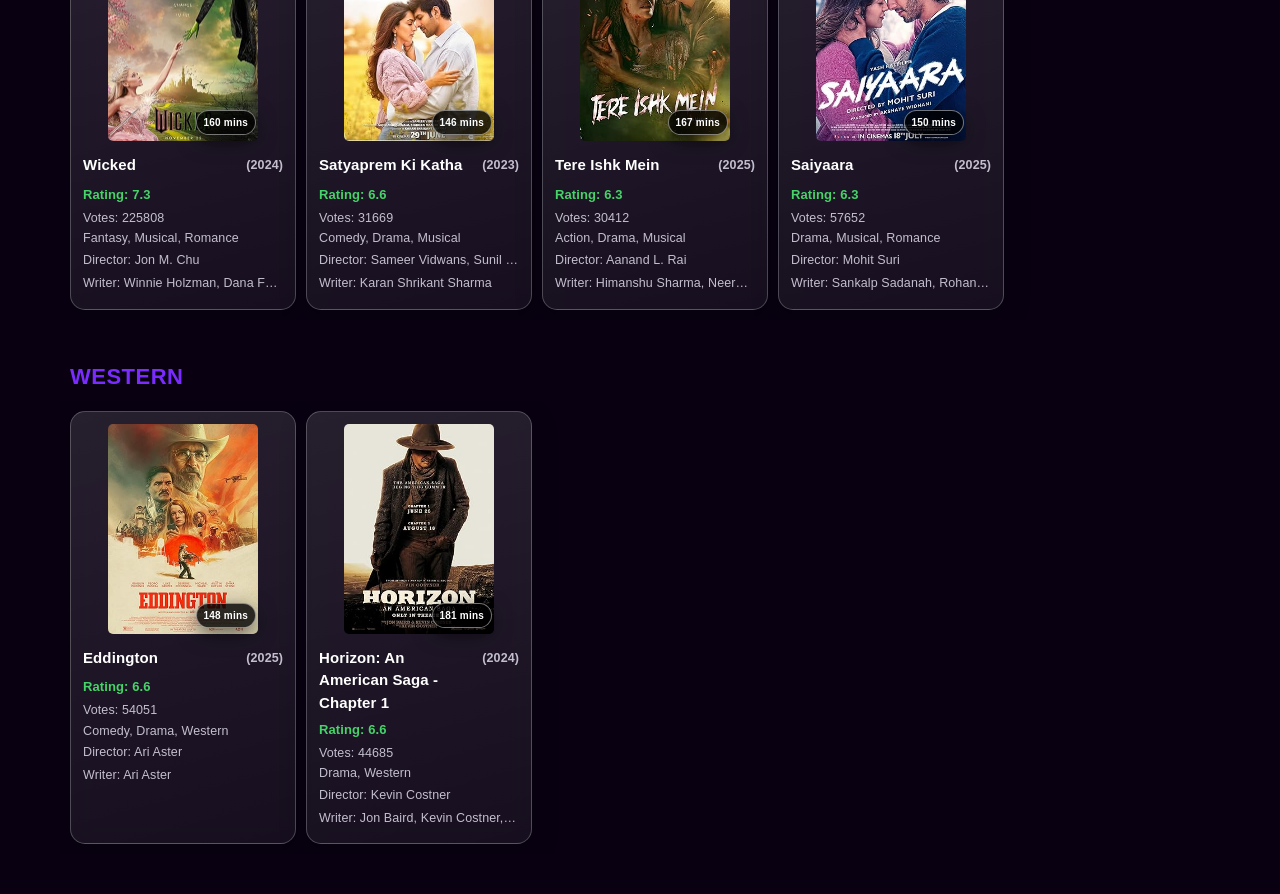
<file: home.html>
﻿<!DOCTYPE html>
<html>
<head>
    <title>IMDb Movies - Home</title>
    <link rel="stylesheet" href="style.css">
    <script src="ai_client.js"></script>
</head>
<body>

<header class="menu-bar">
    <div class="logo">
        <a href="index.html">IMDb<span>Movies</span></a>
    </div>

    <div class="menu-search">
        <input type="text" id="searchBox" placeholder="Search Movies..." oninput="showSuggestions()" onkeypress="handleEnter(event)">
        <div id="suggestions"></div>
    </div>

    <nav class="menu-links">
        <a href="home.html">Home</a>
        <a href="index.html">Top Movies</a>
        <a href="category.html">Genre</a>
    </nav>
</header>

<div class="blobs">
    <div class="blob blob1"></div>
    <div class="blob blob2"></div>
    <div class="blob blob3"></div>
</div>

<div class="container">
    <h1>Browse</h1>

    <div id="previouslyViewedSection">
        <div class="section-header">Previously Viewed</div>
        <div id="homePreviouslyViewed" class="ai-row"></div>
    </div>

    <div class="section-header">Top 10 Movies</div>
    <div id="homeTop10" class="ai-row"></div>

    <div class="section-header">Recommended Movies</div>
    <div id="homeRecommendations" class="ai-row"></div>

    <div id="genre-sections"></div>
</div>

<div id="movieModal" class="modal" onclick="closeModal(event)">
    <div class="modal-content" onclick="event.stopPropagation()">
        <span class="modal-close" onclick="closeModal()">&times;</span>
        <div class="poster-wrapper">
            <img id="modalPoster" src="posters/placeholder.svg" alt="Movie Poster" class="poster" onerror="this.onerror=null;this.src='posters/placeholder.svg';">
        </div>
        <div class="modal-details">
            <div class="modal-title" id="modalTitle"></div>
            <div class="modal-year" id="modalYear"></div>
            <div class="modal-info" id="modalGenres"></div>
            <div class="modal-rating" id="modalRating"></div>
            <div class="modal-info" id="modalDirectors"></div>
            <div class="modal-info" id="modalWriters"></div>
            <div class="modal-info" id="modalRuntime"></div>
            <div class="modal-info" id="modalVotes"></div>
            <a href="#" class="modal-link" id="modalLink" target="_blank">View on IMDb</a>
        </div>
        <div id="modalRecommendations" class="ai-row"></div>
    </div>
</div>

<script>
let movies = [];
let indexedMovies = [];
let titleToEntry = new Map();
let genreToEntries = new Map();
const aiRecCache = new Map();

function normalizeData(data) {
    return Array.isArray(data) ? data : (data.movies || []);
}

function getPosterPath(movie) {
    const fallback = "posters/placeholder.svg";
    const raw = movie.poster || "";
    if (!raw) return fallback;

    const normalized = raw
        .replace(/_(19|20)\d{2}(?=\.[^.]+$)/, "")
        .replace(/_(?=\.[^.]+$)/, "");

    return `posters/${normalized}`;
}

async function fetchAIRecommendationTitles(title, k = 10) {
    const key = (title || "").toLowerCase();
    if (!key) return [];
    if (aiRecCache.has(key)) return aiRecCache.get(key);

    try {
        const res = await fetch(`/api/recommendations?title=${encodeURIComponent(title)}&k=${k}`);
        if (!res.ok) throw new Error("AI endpoint unavailable");
        const data = await res.json();
        const titles = (data.recommendations || []).map(r => r.title).filter(Boolean);
        aiRecCache.set(key, titles);
        return titles;
    } catch {
        return [];
    }
}

function titleMatchesQuery(title, query) {
    const q = (query || "").toLowerCase().trim();
    const t = (title || "").toLowerCase();
    if (!q) return false;

    if (q.length < 3) {
        if (t.startsWith(q)) return true;
        return t.split(/[^a-z0-9]+/).some(word => word.startsWith(q));
    }

    return t.includes(q);
}

function enhanceHorizontalScrollers(selector) {
    document.querySelectorAll(selector).forEach(track => {
        if (track.dataset.scrollEnhanced === "1") return;

        const shell = document.createElement("div");
        shell.className = "scroll-shell";
        track.parentNode.insertBefore(shell, track);
        shell.appendChild(track);

        const left = document.createElement("button");
        left.className = "scroll-arrow scroll-arrow-left is-hidden";
        left.type = "button";
        left.textContent = "◀";

        const right = document.createElement("button");
        right.className = "scroll-arrow scroll-arrow-right is-hidden";
        right.type = "button";
        right.textContent = "▶";

        shell.appendChild(left);
        shell.appendChild(right);

        const update = () => {
            const canScroll = track.scrollWidth > track.clientWidth + 4;
            const atStart = track.scrollLeft <= 2;
            const atEnd = track.scrollLeft >= track.scrollWidth - track.clientWidth - 2;
            left.classList.toggle("is-hidden", !canScroll || atStart);
            right.classList.toggle("is-hidden", !canScroll || atEnd);
        };

        left.addEventListener("click", () => {
            track.scrollBy({ left: -Math.max(180, Math.floor(track.clientWidth * 0.75)), behavior: "smooth" });
        });
        right.addEventListener("click", () => {
            track.scrollBy({ left: Math.max(180, Math.floor(track.clientWidth * 0.75)), behavior: "smooth" });
        });

        track.addEventListener("scroll", update, { passive: true });
        window.addEventListener("resize", update);
        track.dataset.scrollEnhanced = "1";
        requestAnimationFrame(update);
    });
}

async function loadData() {
    try {
        const res = await fetch("movies.json");
        const data = await res.json();
        movies = normalizeData(data);
        preprocessData();
        renderHomeHighlights();
        requestAnimationFrame(renderGenres);
    } catch (e) {
        console.error("Error loading movies:", e);
        document.getElementById("genre-sections").innerHTML = "<p style='color:red;'>Failed to load movies</p>";
    }
}

function preprocessData() {
    indexedMovies = movies.map((movie, idx) => ({ movie, idx }));
    titleToEntry = new Map();
    genreToEntries = new Map();

    indexedMovies.forEach(entry => {
        const { movie } = entry;
        titleToEntry.set(movie.title, entry);

        (movie.genres || "").split(",").map(g => g.trim()).filter(Boolean).forEach(genre => {
            if (!genreToEntries.has(genre)) genreToEntries.set(genre, []);
            genreToEntries.get(genre).push(entry);
        });
    });
}

function renderMovieCard(movie, idx) {
    const poster = getPosterPath(movie);
    return `
        <div class="movie-card" onclick="showMovieDetails(${idx})">
            <div class="poster-wrapper">
                <img src="${poster}" alt="${movie.title}" class="poster" loading="lazy" decoding="async" onerror="this.onerror=null;this.src='posters/placeholder.svg';">
                <div class="runtime-badge">${movie.runtimeMinutes || "N/A"} mins</div>
            </div>
            <div class="rank-info">
                <div class="rank-title">${movie.title} <span class="rank-year">(${movie.year || "N/A"})</span></div>
                <div class="rating">Rating: ${movie.rating || "N/A"}</div>
                <div class="votes">Votes: ${movie.numVotes || "N/A"}</div>
                <div class="genres">${movie.genres || ""}</div>
                <div class="directors">Director: ${movie.directors || "N/A"}</div>
                <div class="writers">Writer: ${movie.writers || "N/A"}</div>
            </div>
        </div>`;
}

function renderHomeHighlights() {
    const topDiv = document.getElementById("homeTop10");
    const recDiv = document.getElementById("homeRecommendations");
    const viewedSection = document.getElementById("previouslyViewedSection");
    const viewedDiv = document.getElementById("homePreviouslyViewed");
    topDiv.innerHTML = "";
    recDiv.innerHTML = "";
    viewedDiv.innerHTML = "";

    const ranked = [...indexedMovies].sort((a, b) => (b.movie.rating || 0) - (a.movie.rating || 0));
    const top10 = ranked.slice(0, 10);

    topDiv.innerHTML = top10.map(entry => {
        return renderMovieCard(entry.movie, entry.idx);
    }).join("");

    const recTitles = [];
    top10.forEach(entry => (entry.movie.recommendations || []).forEach(title => recTitles.push(title)));

    const seen = new Set();
    const recommendations = recTitles
        .map(title => titleToEntry.get(title))
        .filter(entry => entry && !seen.has(entry.movie.title) && seen.add(entry.movie.title))
        .sort((a, b) => (b.movie.rating || 0) - (a.movie.rating || 0))
        .slice(0, 10);

    if (window.AIClient && window.AIClient.getProfile) {
        const profile = window.AIClient.getProfile();
        recommendations.sort((a, b) => {
            const scoreA = (a.movie.rating || 0) + window.AIClient.personalizedBoost(a.movie, profile);
            const scoreB = (b.movie.rating || 0) + window.AIClient.personalizedBoost(b.movie, profile);
            return scoreB - scoreA;
        });
    }

    recDiv.innerHTML = recommendations.map(entry => {
        return renderMovieCard(entry.movie, entry.idx);
    }).join("");

    if (window.AIClient && window.AIClient.getProfile) {
        const profile = window.AIClient.getProfile();
        const viewedEntries = (profile.recent || [])
            .map(title => titleToEntry.get(title))
            .filter(Boolean)
            .slice(0, 12);

        if (viewedEntries.length) {
            viewedSection.style.display = "block";
            viewedDiv.innerHTML = viewedEntries.map(entry => renderMovieCard(entry.movie, entry.idx)).join("");
        } else {
            viewedSection.style.display = "none";
        }
    } else {
        viewedSection.style.display = "none";
    }

    enhanceHorizontalScrollers("#homeTop10");
    enhanceHorizontalScrollers("#homeRecommendations");
    enhanceHorizontalScrollers("#homePreviouslyViewed");
}

function renderGenres() {
    const container = document.getElementById("genre-sections");
    container.innerHTML = "";

    Array.from(genreToEntries.keys()).forEach(genre => {
        const section = document.createElement("div");
        section.className = "genre-section";

        const title = document.createElement("h2");
        title.textContent = genre;
        section.appendChild(title);

        const row = document.createElement("div");
        row.className = "genre-row";

        const entries = genreToEntries.get(genre) || [];
        row.innerHTML = entries.map(entry => renderMovieCard(entry.movie, entry.idx)).join("");

        section.appendChild(row);
        container.appendChild(section);
    });

    enhanceHorizontalScrollers(".genre-row");
}

async function showMovieDetails(idx) {
    const m = movies[idx];
    if (!m) return;

    document.getElementById("modalPoster").src = getPosterPath(m);
    document.getElementById("modalTitle").textContent = m.title || "N/A";
    document.getElementById("modalYear").textContent = `Year: ${m.year || "N/A"}`;
    document.getElementById("modalGenres").textContent = `Genres: ${m.genres || "N/A"}`;
    document.getElementById("modalRating").textContent = `Rating: ${m.rating || "N/A"}`;
    document.getElementById("modalDirectors").textContent = `Director: ${m.directors || "N/A"}`;
    document.getElementById("modalWriters").textContent = `Writer: ${m.writers || "N/A"}`;
    document.getElementById("modalRuntime").textContent = `Runtime: ${m.runtimeMinutes || "N/A"} min`;
    document.getElementById("modalVotes").textContent = `Votes: ${m.numVotes || "N/A"}`;
    document.getElementById("modalLink").href = `https://www.imdb.com/find/?q=${encodeURIComponent(m.title || "")}`;
    if (window.AIClient) window.AIClient.recordMovieView(m);

    const recDiv = document.getElementById("modalRecommendations");
    recDiv.innerHTML = "";
    const aiTitles = await fetchAIRecommendationTitles(m.title, 10);
    const recTitles = aiTitles.length ? aiTitles : (m.recommendations || []);
    recTitles.forEach(title => {
        const recEntry = titleToEntry.get(title) || movies.findIndex(movie => movie.title === title);
        const resolved = typeof recEntry === "number" ? (recEntry >= 0 ? { idx: recEntry, movie: movies[recEntry] } : null) : recEntry;
        if (resolved) {
            const recMovie = resolved.movie;
            const recPoster = getPosterPath(recMovie);
            recDiv.innerHTML += `
                <div class="recommendation-card" onclick="showMovieDetails(${resolved.idx})">
                    <img src="${recPoster}" alt="${recMovie.title}" class="recommendation-poster" onerror="this.onerror=null;this.src='posters/placeholder.svg';">
                    <div class="recommendation-title">${recMovie.title}</div>
                </div>`;
        }
    });

    enhanceHorizontalScrollers("#modalRecommendations");
    document.getElementById("movieModal").classList.add("show");
}

function closeModal(e) {
    if (e && e.target !== document.getElementById("movieModal")) return;
    document.getElementById("movieModal").classList.remove("show");
}

async function showSuggestions() {
    const input = document.getElementById("searchBox").value.toLowerCase().trim();
    const suggestionsDiv = document.getElementById("suggestions");
    if (!input || movies.length === 0) {
        suggestionsDiv.style.display = "none";
        return;
    }

    const matches = window.AIClient
        ? await window.AIClient.getAISuggestions(movies, input, 10)
        : movies
            .map(m => {
                const title = (m.title || "").toLowerCase();
                let score = 0;
                if (title.startsWith(input)) score = 1200;
                else if (title.split(/[^a-z0-9]+/).some(word => word.startsWith(input))) score = 900;
                else if (input.length >= 3 && title.includes(input)) score = 500;
                return { movie: m, score };
            })
            .filter(x => x.score > 0 && titleMatchesQuery(x.movie.title, input))
            .sort((a, b) => b.score - a.score || (b.movie.rating || 0) - (a.movie.rating || 0))
            .slice(0, 10)
            .map(x => x.movie);
    suggestionsDiv.innerHTML = matches
        .map(m => `<div class="suggestion-item" onclick="selectSuggestion('${(m.title || "").replace(/'/g, "\\'")}')">${m.title} (${m.year || "N/A"})</div>`)
        .join("");
    suggestionsDiv.style.display = "block";
}

function selectSuggestion(title) {
    document.getElementById("searchBox").value = title;
    hideSuggestions();
    if (window.AIClient) window.AIClient.recordSearch(title);
    window.location.href = `results.html?movie=${encodeURIComponent(title)}`;
}

function hideSuggestions() {
    document.getElementById("suggestions").style.display = "none";
}

function handleEnter(e) {
    if (e.key === "Enter") {
        const query = document.getElementById("searchBox").value.trim();
        hideSuggestions();
        if (!query) {
            window.location.href = "home.html";
            return;
        }
        if (window.AIClient) window.AIClient.recordSearch(query);
        window.location.href = `results.html?movie=${encodeURIComponent(query)}`;
    }
}

document.addEventListener("click", e => {
    const sb = document.getElementById("searchBox");
    if (e.target !== sb && !sb.contains(e.target)) hideSuggestions();
});

loadData();
</script>
</body>
</html>
</file>
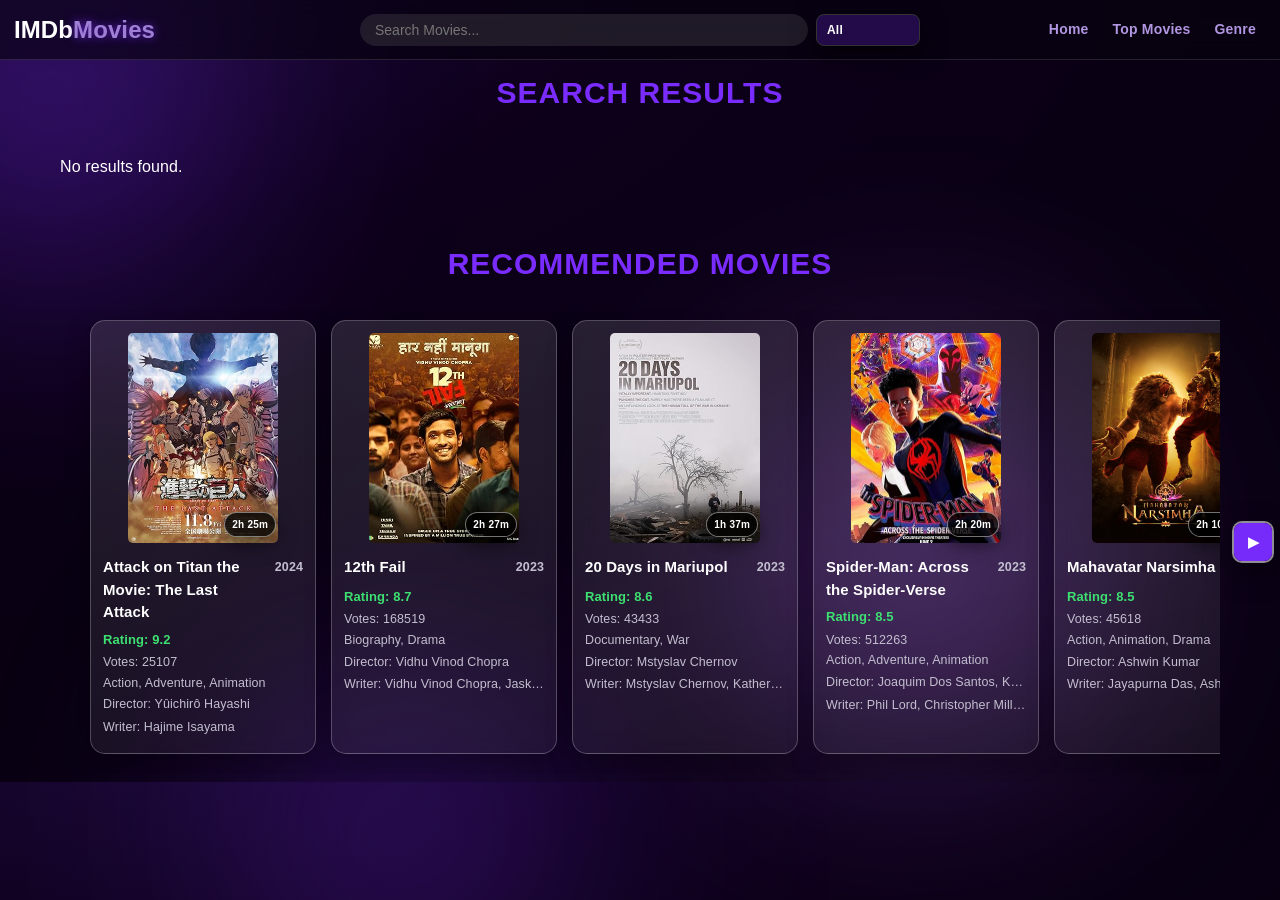
<file: results.html>
﻿<!DOCTYPE html>
<html>
<head>
  <title>IMDb Movie Recommendations</title>
  <link rel="stylesheet" href="style.css">
  <script src="ai_client.js"></script>
</head>
<body>

<header class="menu-bar">
  <div class="logo">
    <a href="home.html">IMDb<span>Movies</span></a>
  </div>

  <div class="menu-search">
    <input type="text" id="searchBox" placeholder="Search Movies..." oninput="handleSearchInput()" onkeypress="handleEnter(event)">
    <select id="searchFilter" onchange="handleSearchInput()">
      <option value="all">All</option>
      <option value="title">Title</option>
      <option value="year">Year</option>
      <option value="genres">Genre</option>
      <option value="directors">Director</option>
      <option value="writers">Writer</option>
    </select>
    <div id="suggestions"></div>
  </div>

  <nav class="menu-links">
    <a href="home.html">Home</a>
    <a href="index.html">Top Movies</a>
    <a href="category.html">Genre</a>
  </nav>
</header>

<div class="blobs">
  <div class="blob blob1"></div>
  <div class="blob blob2"></div>
  <div class="blob blob3"></div>
</div>

<div class="container">
  <h2>Search Results</h2>
  <div id="results"></div>
</div>

<div class="container" id="aiRecommendationsSection" style="display:none;">
  <h2>Recommended Movies</h2>
  <div id="aiRecommendations" class="ai-row"></div>
</div>

<div id="movieModal" class="modal" onclick="closeModal(event)">
  <div class="modal-content" onclick="event.stopPropagation()">
    <span class="modal-close" onclick="closeModal()">&times;</span>
    <div class="poster-wrapper">
      <img id="modalPoster" src="posters/placeholder.svg" alt="Movie Poster" class="poster" onerror="this.onerror=null;this.src='posters/placeholder.svg';"/>
    </div>
    <div class="modal-details">
      <div class="modal-title" id="modalTitle"></div>
      <div class="modal-year" id="modalYear"></div>
      <div class="modal-genres" id="modalGenres"></div>
      <div class="modal-rating" id="modalRating"></div>
      <div class="modal-info" id="modalRuntime"></div>
      <div class="modal-votes" id="modalVotes"></div>
      <div class="modal-directors" id="modalDirectors"></div>
      <div class="modal-writers" id="modalWriters"></div>
      <a href="#" class="modal-link" id="modalLink" target="_blank">View on IMDb</a>
    </div>
    <div id="modalRecommendations" class="ai-row"></div>
  </div>
</div>

<script>
let movies = [];
const aiRecCache = new Map();

function getQueryMovie() {
  const params = new URLSearchParams(window.location.search);
  return params.get("movie") || "";
}

function getQueryFilter() {
  const params = new URLSearchParams(window.location.search);
  const f = (params.get("field") || "all").toLowerCase();
  const allowed = new Set(["all", "title", "year", "genres", "directors", "writers"]);
  return allowed.has(f) ? f : "all";
}

function getSelectedFilter() {
  return (document.getElementById("searchFilter")?.value || "all").toLowerCase();
}

function normalizeData(data) {
  return Array.isArray(data) ? data : (data.movies || []);
}

function getPosterPath(movie) {
  const fallback = "posters/placeholder.svg";
  const raw = movie.poster || "";
  if (!raw) return fallback;

  const normalized = raw
    .replace(/_(19|20)\d{2}(?=\.[^.]+$)/, "")
    .replace(/_(?=\.[^.]+$)/, "");

  return `posters/${normalized}`;
}

async function fetchAIRecommendationTitles(title, k = 10) {
  const key = (title || "").toLowerCase();
  if (!key) return [];
  if (aiRecCache.has(key)) return aiRecCache.get(key);

  try {
    const res = await fetch(`/api/recommendations?title=${encodeURIComponent(title)}&k=${k}`);
    if (!res.ok) throw new Error("AI endpoint unavailable");
    const data = await res.json();
    const titles = (data.recommendations || []).map(r => r.title).filter(Boolean);
    aiRecCache.set(key, titles);
    return titles;
  } catch {
    return [];
  }
}

function enhanceHorizontalScrollers(selector) {
  document.querySelectorAll(selector).forEach(track => {
    if (track.dataset.scrollEnhanced === "1") return;

    const shell = document.createElement("div");
    shell.className = "scroll-shell";
    track.parentNode.insertBefore(shell, track);
    shell.appendChild(track);

    const left = document.createElement("button");
    left.className = "scroll-arrow scroll-arrow-left is-hidden";
    left.type = "button";
    left.textContent = "◀";

    const right = document.createElement("button");
    right.className = "scroll-arrow scroll-arrow-right is-hidden";
    right.type = "button";
    right.textContent = "▶";

    shell.appendChild(left);
    shell.appendChild(right);

    const update = () => {
      const canScroll = track.scrollWidth > track.clientWidth + 4;
      const atStart = track.scrollLeft <= 2;
      const atEnd = track.scrollLeft >= track.scrollWidth - track.clientWidth - 2;
      left.classList.toggle("is-hidden", !canScroll || atStart);
      right.classList.toggle("is-hidden", !canScroll || atEnd);
    };

    left.addEventListener("click", () => {
      track.scrollBy({ left: -Math.max(180, Math.floor(track.clientWidth * 0.75)), behavior: "smooth" });
    });
    right.addEventListener("click", () => {
      track.scrollBy({ left: Math.max(180, Math.floor(track.clientWidth * 0.75)), behavior: "smooth" });
    });

    track.addEventListener("scroll", update, { passive: true });
    window.addEventListener("resize", update);
    track.dataset.scrollEnhanced = "1";
    requestAnimationFrame(update);
  });
}

async function loadData() {
  try {
    // Results page is URL-driven (query + selected field).
    const res = await fetch("movies.json");
    const data = await res.json();
    movies = normalizeData(data);
    const q = getQueryMovie();
    document.getElementById("searchFilter").value = getQueryFilter();
    document.getElementById("searchBox").value = q;
    await showResults(q);
  } catch (e) {
    console.error("Error loading data:", e);
    document.getElementById("results").innerHTML = '<p style="color:red;">Failed to load movies</p>';
  }
}

function updateQueryInUrl(query) {
  // Keep the current query/filter state shareable and reload-safe.
  const url = new URL(window.location.href);
  const field = getSelectedFilter();
  if (query) {
    url.searchParams.set("movie", query);
  } else {
    url.searchParams.delete("movie");
  }
  if (field && field !== "all") {
    url.searchParams.set("field", field);
  } else {
    url.searchParams.delete("field");
  }
  window.history.replaceState({}, "", url.toString());
}

function titleMatchesQuery(title, query) {
  const q = (query || "").toLowerCase().trim();
  const t = (title || "").toLowerCase();
  if (!q) return false;

  if (q.length < 3) {
    if (t.startsWith(q)) return true;
    return t.split(/[^a-z0-9]+/).some(word => word.startsWith(q));
  }

  return t.includes(q);
}

function getRatingClass(value) {
  const n = Number(value);
  if (!Number.isFinite(n)) return "rating-mid";
  if (n >= 8) return "rating-high";
  if (n >= 6.5) return "rating-mid";
  return "rating-low";
}

function formatRuntime(minutes) {
  const n = Number(minutes);
  if (!Number.isFinite(n) || n <= 0) return "N/A";
  const h = Math.floor(n / 60);
  const m = Math.round(n % 60);
  if (h <= 0) return `${m}m`;
  if (m === 0) return `${h}h`;
  return `${h}h ${m}m`;
}

function getMovieFieldText(movie, field) {
  // Centralize searchable text per selected filter field.
  switch (field) {
    case "title": return (movie.title || "").toLowerCase();
    case "year": return String(movie.year || "");
    case "genres": return (movie.genres || "").toLowerCase();
    case "directors": return (movie.directors || "").toLowerCase();
    case "writers": return (movie.writers || "").toLowerCase();
    default:
      return [
        movie.title || "",
        String(movie.year || ""),
        movie.genres || "",
        movie.directors || "",
        movie.writers || "",
      ].join(" ").toLowerCase();
  }
}

function matchesByField(movie, query, field) {
  const q = (query || "").toLowerCase().trim();
  if (!q) return false;
  const hay = getMovieFieldText(movie, field);
  if (!hay) return false;
  if (field === "year") return hay.startsWith(q);
  if (q.length < 3) {
    return hay.startsWith(q) || hay.split(/[^a-z0-9]+/).some(word => word.startsWith(q));
  }
  return hay.includes(q);
}

let searchRequestToken = 0;

async function showResults(query) {
  // Token prevents stale async responses from overwriting newer searches.
  const token = ++searchRequestToken;
  const resultsDiv = document.getElementById("results");
  const aiSection = document.getElementById("aiRecommendationsSection");
  const aiDiv = document.getElementById("aiRecommendations");

  resultsDiv.innerHTML = "";
  aiDiv.innerHTML = "";
  aiSection.style.display = "none";

  query = (query || "").toLowerCase().trim();
  if (!query) {
    resultsDiv.innerHTML = "<p>No results found.</p>";
    renderRecommendations(getFallbackRecommendations(), aiSection, aiDiv);
    return;
  }

  const field = getSelectedFilter();
  const strictMatches = movies.filter(m => matchesByField(m, query, field));
  const looseMatches = movies.filter(m => getMovieFieldText(m, field).includes(query));
  let matches = strictMatches.length ? strictMatches : looseMatches;
  let usedAIRanking = false;
  // AI ranking only applies to all/title queries; field filters stay deterministic.
  if (window.AIClient && (field === "all" || field === "title")) {
    const aiRanked = await window.AIClient.getAISearchResults(movies, query, 120);
    if (token !== searchRequestToken) return;
    if (aiRanked.length) {
      matches = aiRanked;
      usedAIRanking = true;
    }
  }

  if (!matches.length) {
    resultsDiv.innerHTML = "<p>No results found.</p>";
    renderRecommendations(getFallbackRecommendations(), aiSection, aiDiv);
    return;
  }

  if (!usedAIRanking) {
    matches.sort((a, b) => (b.rating || 0) - (a.rating || 0));
  }

  resultsDiv.innerHTML = matches.map(m => {
    const idx = movies.findIndex(movie => movie.title === m.title);
    return renderMovieCard(m, idx);
  }).join("");

  const aiRecs = [];
  matches.forEach(m => {
    (m.recommendations || []).forEach(title => {
      const recMovie = movies.find(movie => movie.title === title);
      if (recMovie && !aiRecs.some(x => x.title === recMovie.title)) {
        aiRecs.push(recMovie);
      }
    });
  });

  if (aiRecs.length > 0) {
    renderRecommendations(aiRecs, aiSection, aiDiv);
  } else {
    renderRecommendations(getFallbackRecommendations(matches), aiSection, aiDiv);
  }
}

function renderRecommendations(list, sectionEl, containerEl) {
  // Reuse standard movie cards for recommendation section consistency.
  if (!list.length) {
    sectionEl.style.display = "none";
    containerEl.innerHTML = "";
    return;
  }
  sectionEl.style.display = "block";
  containerEl.innerHTML = list.map(m => {
    const idx = movies.findIndex(movie => movie.title === m.title);
    return renderMovieCard(m, idx);
  }).join("");
  enhanceHorizontalScrollers("#aiRecommendations");
}

function getFallbackRecommendations(excludeList = []) {
  // Fallback recs: rating baseline + optional personalization boost.
  const exclude = new Set(excludeList.map(m => m.title));
  const list = [...movies]
    .filter(m => !exclude.has(m.title))
    .sort((a, b) => (b.rating || 0) - (a.rating || 0));

  if (window.AIClient) {
    const profile = window.AIClient.getProfile ? window.AIClient.getProfile() : { views: {}, genres: {}, directors: {}, searches: {}, recent: [] };
    list.sort((a, b) => {
      const scoreA = (a.rating || 0) + window.AIClient.personalizedBoost(a, profile);
      const scoreB = (b.rating || 0) + window.AIClient.personalizedBoost(b, profile);
      return scoreB - scoreA;
    });
  }

  return list.slice(0, 10);
}

function renderMovieCard(movie, idx) {
  const poster = getPosterPath(movie);
  return `
    <div class="movie-card" onclick="showMovieDetails(${idx})">
      <div class="poster-wrapper">
        <img src="${poster}" alt="${movie.title}" class="poster" onerror="this.onerror=null;this.src='posters/placeholder.svg';"/>
        <div class="runtime-badge">${formatRuntime(movie.runtimeMinutes)}</div>
      </div>
      <div class="rank-info">
        <div class="rank-title">${movie.title} <span class="rank-year">${movie.year || "N/A"}</span></div>
        <div class="rating ${getRatingClass(movie.rating)}">Rating: ${movie.rating || "N/A"}</div>
        <div class="votes">Votes: ${movie.numVotes || "N/A"}</div>
        <div class="genres">${movie.genres || ""}</div>
        <div class="directors">Director: ${movie.directors || "N/A"}</div>
        <div class="writers">Writer: ${movie.writers || "N/A"}</div>
      </div>
    </div>`;
}

function showMovieDetailsByTitle(title) {
  const idx = movies.findIndex(m => m.title === title);
  if (idx >= 0) showMovieDetails(idx);
}

async function showMovieDetails(idx) {
  const m = movies[idx];
  if (!m) return;

  document.getElementById("modalPoster").src = getPosterPath(m);
  document.getElementById("modalTitle").textContent = m.title || "N/A";
  document.getElementById("modalYear").textContent = `Year: ${m.year || "N/A"}`;
  document.getElementById("modalGenres").textContent = `Genres: ${m.genres || "N/A"}`;
  const modalRating = document.getElementById("modalRating");
  modalRating.className = `modal-rating ${getRatingClass(m.rating)}`;
  modalRating.textContent = `Rating: ${m.rating || "N/A"}`;
  document.getElementById("modalRuntime").textContent = `Runtime: ${formatRuntime(m.runtimeMinutes)}`;
  document.getElementById("modalVotes").textContent = `Votes: ${m.numVotes || "N/A"}`;
  document.getElementById("modalDirectors").textContent = `Director: ${m.directors || "N/A"}`;
  document.getElementById("modalWriters").textContent = `Writer: ${m.writers || "N/A"}`;
  document.getElementById("modalLink").href = `https://www.imdb.com/find/?q=${encodeURIComponent(m.title || "")}`;
  // Record details opens as user-interest signals.
  if (window.AIClient) window.AIClient.recordMovieView(m);

  const recDiv = document.getElementById("modalRecommendations");
  recDiv.innerHTML = "";
  const aiTitles = await fetchAIRecommendationTitles(m.title, 10);
  const recTitles = aiTitles.length ? aiTitles : (m.recommendations || []);
  recTitles.forEach(title => {
    const recIdx = movies.findIndex(movie => movie.title === title);
    if (recIdx >= 0) {
      const recMovie = movies[recIdx];
      const recPoster = getPosterPath(recMovie);
      recDiv.innerHTML += `
        <div class="recommendation-card" onclick="showMovieDetails(${recIdx})">
          <img src="${recPoster}" alt="${recMovie.title}" class="recommendation-poster" onerror="this.onerror=null;this.src='posters/placeholder.svg';">
          <div class="recommendation-title">${recMovie.title}</div>
        </div>`;
    }
  });

  enhanceHorizontalScrollers("#modalRecommendations");
  document.getElementById("movieModal").classList.add("show");
}

function closeModal(e) {
  if (e && e.target !== document.getElementById("movieModal")) return;
  document.getElementById("movieModal").classList.remove("show");
}

async function showSuggestions() {
  const input = document.getElementById("searchBox").value.toLowerCase().trim();
  const field = getSelectedFilter();
  const suggestionsDiv = document.getElementById("suggestions");

  if (!input || movies.length === 0) {
    suggestionsDiv.style.display = "none";
    return;
  }

  // Suggestions follow the same filter policy as results.
  const matches = (window.AIClient && (field === "all" || field === "title"))
    ? await window.AIClient.getAISuggestions(movies, input, 10)
    : movies
      .map(m => {
        const text = getMovieFieldText(m, field);
        let score = 0;
        if (text.startsWith(input)) score = 1200;
        else if (text.split(/[^a-z0-9]+/).some(word => word.startsWith(input))) score = 900;
        else if (input.length >= 3 && text.includes(input)) score = 500;
        return { movie: m, score };
      })
      .filter(x => x.score > 0)
      .sort((a, b) => b.score - a.score || (b.movie.rating || 0) - (a.movie.rating || 0))
      .slice(0, 10)
      .map(x => x.movie);

  suggestionsDiv.innerHTML = matches
    .map(m => `<div class="suggestion-item" onclick="selectSuggestion('${(m.title || "").replace(/'/g, "\\'")}')">${m.title} (${m.year || "N/A"})</div>`)
    .join("");

  suggestionsDiv.style.display = "block";
}

async function handleSearchInput() {
  const query = document.getElementById("searchBox").value.trim();
  await showSuggestions();
  await showResults(query);
  updateQueryInUrl(query);
}

function selectSuggestion(title) {
  document.getElementById("searchFilter").value = "title";
  document.getElementById("searchBox").value = title;
  hideSuggestions();
  showResults(title);
  if (window.AIClient) window.AIClient.recordSearch(title);
  updateQueryInUrl(title);
}

function hideSuggestions() {
  document.getElementById("suggestions").style.display = "none";
}

function handleEnter(e) {
  if (e.key === "Enter") {
    const query = document.getElementById("searchBox").value.trim();
    hideSuggestions();
    if (!query) {
      window.location.href = "home.html";
      return;
    }
    if (window.AIClient) window.AIClient.recordSearch(query);
    showResults(query);
    updateQueryInUrl(query);
  }
}

document.addEventListener("click", e => {
  const sb = document.getElementById("searchBox");
  if (e.target !== sb && !sb.contains(e.target)) hideSuggestions();
});

loadData();
</script>
</body>
</html>
</file>
<file: style.css>
/* GENERAL PAGE */

body{
    margin-top:70px;
    font-family: "Segoe UI", "Helvetica Neue", Arial, sans-serif;
    background: radial-gradient(1200px 700px at 10% -10%, #1b0936 0%, #0d001a 45%, #090012 100%);
    color:white;
    overflow-x:hidden;
    line-height: 1.5;
    letter-spacing: 0.1px;
}

*::-webkit-scrollbar {
    width: 0px;
    height: 0px;
    display: none;
}

* {
    -ms-overflow-style: none;  
    scrollbar-width: none;     
}

.scroll-shell {
    position: relative;
    margin: 0 auto;
    width: 100%;
    max-width: 100%;
    overflow: visible;
}

.scroll-shell .scroll-arrow {
    position: absolute;
    top: 50%;
    transform: translateY(-50%);
    width: 38px;
    height: 38px;
    border: 0;
    border-radius: 8px;
    padding: 0;
    display: flex;
    align-items: center;
    justify-content: center;
    background: rgba(122, 44, 255, 0.98);
    color: #ffffff;
    font-size: 14px;
    font-weight: 800;
    line-height: 0;
    cursor: pointer;
    z-index: 5;
    box-shadow: 0 0 0 2px rgba(255, 255, 255, 0.55), 0 10px 28px rgba(0, 0, 0, 0.55);
    transition: opacity 0.2s ease, transform 0.2s ease;
}

.scroll-shell .scroll-arrow:hover {
    transform: translateY(-50%) scale(1.06);
    background: #8f46ff;
}

.scroll-shell .scroll-arrow-left {
    left: -52px;
}

.scroll-shell .scroll-arrow-right {
    right: -52px;
}

.genre-section .scroll-shell .scroll-arrow-left {
    left: -60px;
}

.genre-section .scroll-shell .scroll-arrow-right {
    right: -60px;
}

.scroll-shell .scroll-arrow.is-hidden {
    opacity: 0;
    pointer-events: none;
}


/* CENTER CONTENT */

.container{
    text-align:left;
    width:100%;
    max-width:1160px;
    margin:auto;
    padding: 0 10px;
}


/* TITLE */

h2 {
    color:#7a2cff;
    font-size:30px;
    font-weight: 700;
    text-transform:uppercase;
    letter-spacing:1px;
    margin-bottom:24px;
    margin-left: 0;
    text-align: center;
    margin-top: 6px;
}

h1{
    color:#7a2cff;
    font-size:34px;
    font-weight: 800;
    text-transform:uppercase;
    letter-spacing:1.4px;
    margin-bottom:18px;
    margin-left: 0;
    margin-top: 90px;
    text-align: center;
}

h3{
    color:#7a2cff;
    font-size:30px;
    font-weight: 700;
    text-transform:uppercase;
    letter-spacing:1px;
    margin-bottom:24px;
    margin-left: 0;
    margin-top: 20px;
    text-align: center;
}

/* Inside movie cards */
.title, .genres, .directors, .writers, .runtime, .votes {
    font-size: 12px;
    color: #bbb;
    overflow: hidden;
    text-overflow: ellipsis; 
    white-space: nowrap;    
}

.poster-wrapper {
    position: relative;
    width: 150px;
    height: 210px;
    margin: 0 auto 6px auto;
}

.poster-wrapper img.poster {
    width: 100%;
    height: 100%;
    object-fit: cover;
    border-radius: 5px;
}

.runtime-badge {
    position: absolute;
    top: auto;
    right: 2px;
    bottom: 6px;
    transform: none;
    color: #ffffff;
    font-size: 10px;
    font-weight: 700;
    letter-spacing: 0.2px;
    background: rgba(0, 0, 0, 0.82);
    border: 1px solid rgba(255, 255, 255, 0.45);
    padding: 4px 7px;
    border-radius: 999px;
    text-align: center;
    box-shadow: 0 6px 20px rgba(0, 0, 0, 0.6);
    z-index: 3;
    pointer-events: none;
}

.poster-wrapper img {
    width: 100%;
    height: 100%;
    object-fit: cover;    
    object-position: center;
    display: block;
}

.poster-info {
    display: flex;
    align-items: flex-start;
    gap: 10px;
}

.searched-movie .title {
    font-size: 15px;
    font-weight: bold;
}

.search-container {
    position: relative;
    z-index: 1000; 
}
#suggestions {
    z-index: 1001;
}

input{
    width:100%;
    padding:15px 20px;
    border-radius:50px;
    border:none;
    font-size:16px;
    background:rgba(255,255,255,0.1);
    color:white;
    backdrop-filter:blur(5px);
}

input:focus{
    outline:2px solid #7a2cff;
}

/* SUGGESTIONS */

#suggestions{
    position:absolute;
    background:#181818;
    border:1px solid #333;
    border-radius:8px;
    max-height:250px;
    overflow-y:auto;
    width:100%;
    z-index:1000;
    display:none;
    margin-top:8px;
    box-shadow:0 8px 24px rgba(0,0,0,0.6);
    text-align:left;
}

.suggestion-item{
    padding:14px 20px;
    cursor:pointer;
    border-bottom:1px solid #2a2a2a;
}

.suggestion-item:hover{
    background:rgba(122,44,255,0.2);
}

/* BLOBS BACKGROUND */

.blobs{
    position:fixed;
    top:0;
    left:0;
    width:100%;
    height:100%;
    overflow:hidden;
    z-index:-3;
}

/* Base blob style */

.blob{
    position:absolute;
    width:500px;
    height:500px;
    border-radius:50%;
    filter:blur(120px);
    opacity:0.6;
    animation: blobMove 15s infinite forwards alternate;
}

/* Blob colors */

.blob1{
    background: radial-gradient(circle, #7a2cff, transparent 70%);
    top:-100px;
    left:-100px;
    animation-delay:0s;
}

.blob2{
    background: radial-gradient(circle, #a855f7, transparent 70%);
    top:40%;
    left:60%;
    animation-delay:5s;
}

.blob3{
    background: radial-gradient(circle, #5b21b6, transparent 70%);
    top:70%;
    left:20%;
    animation-delay:10s;
}

/* Animation */

@keyframes blobMove{

    0%{
        transform:translate(0,0) scale(1);
    }

    25%{
        transform:translate(150px,-100px) scale(1.2);
    }

    50%{
        transform:translate(-120px,80px) scale(0.9);
    }

    75%{
        transform:translate(80px,120px) scale(1.15);
    }

    100%{
        transform:translate(-100px,-50px) scale(1);
    }

}

/* SECTION TITLE */

.section-header{
    font-size:22px;
    font-weight:700;
    letter-spacing: 0.4px;
    color: #7a2cff;
    margin: 10px 0 12px 0;
}

.home-stats {
    display: grid;
    grid-template-columns: repeat(4, minmax(0, 1fr));
    gap: 14px;
    margin: 4px auto 22px auto;
    max-width: 980px;
    justify-items: center;
    align-items: stretch;
}

.home-stat-card {
    width: 100%;
    text-align: center;
    background: linear-gradient(160deg, rgba(37, 17, 74, 0.85), rgba(21, 10, 44, 0.9));
    border: 1px solid rgba(177, 147, 240, 0.35);
    border-radius: 14px;
    padding: 12px 12px;
    box-sizing: border-box;
    box-shadow: 0 8px 24px rgba(0, 0, 0, 0.34);
    transition: transform 0.2s ease, border-color 0.2s ease, box-shadow 0.2s ease;
}

.home-stat-card:hover {
    transform: translateY(-3px);
    border-color: rgba(189, 160, 247, 0.85);
    box-shadow: 0 12px 28px rgba(79, 42, 156, 0.45);
}

.home-stat-label {
    font-size: 10px;
    color: #d8c9f7;
    letter-spacing: 0.8px;
    text-transform: uppercase;
    opacity: 0.95;
}

.home-stat-value {
    margin-top: 6px;
    font-size: 22px;
    font-weight: 800;
    color: #ffffff;
    text-shadow: 0 0 16px rgba(148, 106, 230, 0.5);
}

.top-carousel-wrapper {
    display: grid;
    grid-template-columns: repeat(5, minmax(200px, 1fr));
    gap: 12px;
    padding: 8px;
}

.top-carousel-wrapper .movie-card {
    position: relative;
}

.rank-title {
    display: flex;
    justify-content: space-between; 
    align-items: flex-start;
    font-weight: bold;
    font-size: 15px;
    gap: 8px;
}


.rank-number {
    position: absolute;
    top: 8px;
    left: 8px;
    z-index: 2;
    min-width: 34px;
    height: 34px;
    display: flex;
    align-items: center;
    justify-content: center;
    border-radius: 999px;
    font-size: 16px;
    font-weight: 800;
    color: #fff;
    background: rgba(122, 44, 255, 0.95);
    border: 1px solid rgba(255, 255, 255, 0.5);
    box-shadow: 0 0 14px rgba(122, 44, 255, 0.9);
    margin-bottom: 0;
    text-align: center;
}

.rank-info {
    text-align: left;
}

.rank-info .rank-title {
    font-size: 15px;
    font-weight: 700;
    color: #fff;
    margin-bottom: 6px;
}

.rank-year{
    margin-top: 2px;
    margin-left: auto;
    white-space: nowrap;
    color: #bcb3ce;
}

.rank-info .rank-year,
.rank-info .runtime,
.rank-info .votes,
.rank-info .genres,
.rank-info .directors,
.rank-info .writers {
    font-size: 12.5px;
    color: #c4bfd0;
    margin-bottom: 4px;
}

.rank-info .rating{
    font-size: 13px;
    color: #46d369;
    margin-bottom: 4px;
}

.rank-info .genres,
.genres {
    white-space: normal;
    overflow: hidden;
    text-overflow: clip;
    display: -webkit-box;
    -webkit-box-orient: vertical;
    -webkit-line-clamp: 2;
    line-height: 1.25;
}
/* Responsive */
@media(max-width:768px){
    .top-carousel-wrapper {
        grid-template-columns: repeat(2, minmax(0, 1fr));
        gap: 14px;
    }
    .top-carousel-wrapper .movie-card {
        width: 100%;
        min-width: 0;
        max-width: none;
    }
    .poster-wrapper {
        width: 100px;
        height: 150px;
    }
    .rank-number {
        min-width: 28px;
        height: 28px;
        font-size: 13px;
    }
}

/* MOVIE CARDS */

.movie-card {
    background: linear-gradient(165deg, rgba(255,255,255,0.12), rgba(255,255,255,0.06));
    backdrop-filter: blur(11px);
    border: 1px solid rgba(255, 255, 255, 0.24);
    padding: 12px;
    border-radius: 15px;
    cursor: pointer;
    display: flex;
    flex-direction: column;
    gap: 7px;
    text-align: left;
    transition: transform 0.2s, box-shadow 0.2s, background 0.2s;
    box-shadow: 0 8px 26px rgba(0, 0, 0, 0.28);
    justify-content: flex-start;
}

/* Title + year on one line */
.title-year {
    display: flex;
    justify-content: space-between;
    align-items: center;
    margin-bottom: 8px;
}

.title-year .title {
    font-weight: bold;
    font-size: 15px;
    color: #fff;
    overflow: hidden;
    text-overflow: ellipsis;
    white-space: nowrap;
}

.title-year .year {
    font-size: 12px;
    color: #aaa;
    margin-left: 5px;
    margin-top: -10px;
}

.runtime {
    color: #46d369;
    font-weight: bold;
    font-size: 13px;
    margin-bottom: 4px;
}

.votes,
.genres,
.directors,
.writers {
    font-size: 12px;
    color: #bbb;
    overflow: hidden;
    text-overflow: ellipsis;
    white-space: nowrap;
    margin-bottom: 3px;
}

@media(max-width:768px){
    .movie-card { width: 150px; }
}

.movie-card:hover {
    transform: translateY(-6px) scale(1.01);
    z-index: 2;
    border-color: rgba(168, 128, 242, 0.8);
    box-shadow: 0 14px 38px rgba(122, 44, 255, 0.45);
}

/* TEXT */

.title{
    font-weight:700;
    font-size:16px;
    margin-bottom:8px;
}

.genres,.directors,.writers{
    font-size:12.5px;
    color:#c4bfd0;
}

.rating{
    color:#cfc6e6;
    font-weight:bold;
}

.rating.rating-high,
.modal-rating.rating-high {
    color: #3ee071;
}

.rating.rating-mid,
.modal-rating.rating-mid {
    color: #f5c451;
}

.rating.rating-low,
.modal-rating.rating-low {
    color: #ff6f6f;
}


/* RESULTS GRID */

#results{
    display:grid;
    grid-template-columns:repeat(auto-fill,minmax(200px,1fr));
    gap:18px;
    max-width:1160px;
    margin:0 auto;
    padding-bottom:40px;
}

.title{
    font-weight:bold;
    font-size:16px;
    line-height:1.4;
}

.genres,
.directors,
.writers{
    font-size:12px;
    color:#aaa;
}

.rating{
    color:#46d369;
    font-weight:bold;
}

/* MODAL */

.modal{
    display:none;
    position:fixed;
    top:0;
    left:0;
    width:100%;
    height:100%;
    background-color:rgba(6, 2, 14, 0.82);
    z-index:2000;
    justify-content:center;
    align-items:center;
    opacity:0;
    transition:opacity 0.3s ease;
    padding: 18px;
    box-sizing: border-box;
}

.modal.show{
    opacity:1;
    display:flex;
}

.modal-content{
    background: linear-gradient(155deg, #1a1230 0%, #12071f 100%);
    border: 1px solid rgba(165, 131, 232, 0.35);
    border-radius:16px;
    padding:20px;
    max-width:640px;
    max-height: 85vh;
    overflow: hidden;
    width:92%;
    position:relative;
    box-shadow:0 20px 64px rgba(78, 37, 182, 0.45);
    display: grid;
    grid-template-columns: 170px 1fr;
    gap: 16px;
}

.modal-close{
    position:absolute;
    top:10px;
    right:12px;
    width: 28px;
    height: 28px;
    border-radius: 8px;
    font-size:20px;
    color:#cfc6e6;
    display: flex;
    align-items: center;
    justify-content: center;
    cursor:pointer;
    background: rgba(255,255,255,0.08);
    border: 1px solid rgba(255,255,255,0.2);
}

.modal-close:hover{
    color:#ffffff;
    background: rgba(122, 44, 255, 0.6);
}

.modal-title{
    font-size:26px;
    font-weight:700;
    margin-bottom:10px;
    color: #f4ebff;
    line-height: 1.25;
}

.modal-info{
    font-size:14px;
    color:#d0c7e2;
    margin:8px 0;
}

.modal-rating{
    color:#85f0a2;
    font-size:15px;
    font-weight: 700;
    margin: 6px 0;
}

.modal-link{
    display:inline-block;
    margin-top:12px;
    color:#f4df6a;
    text-decoration:none;
    font-weight:700;
    transition: color 0.2s ease;
}

.modal-link:hover{
    color:#fff3a3;
}

.modal-content .poster-wrapper {
    width: 170px;
    height: 255px;
    margin: 0;
}

.modal-content .poster {
    border-radius: 12px;
    box-shadow: 0 10px 28px rgba(0, 0, 0, 0.45);
    border: 1px solid rgba(255,255,255,0.22);
}

.modal-details {
    display: flex;
    flex-direction: column;
    justify-content: flex-start;
    gap: 4px;
    padding-right: 16px;
    overflow-y: auto;
}

.modal-content > .scroll-shell {
    grid-column: 1 / -1;
    margin-top: 6px;
    width: 100%;
}

.modal-content .scroll-arrow {
    width: 30px;
    height: 30px;
    font-size: 11px;
}

.modal-content .scroll-shell .scroll-arrow-left {
    left: 2px;
}

.modal-content .scroll-shell .scroll-arrow-right {
    right: 2px;
}

.genre-section .scroll-shell,
#homeTop10.scroll-shell,
#homeRecommendations.scroll-shell,
#aiRecommendations.scroll-shell {
    margin-left: auto;
    margin-right: auto;
}

@media (max-width: 760px) {
    .modal-content {
        grid-template-columns: 1fr;
        justify-items: center;
    }

    .modal-details {
        width: 100%;
    }

    .modal-content .poster-wrapper {
        width: 150px;
        height: 225px;
    }
}

.searched-movie {
    background: rgba(255, 255, 255, 0.1);
    backdrop-filter: blur(10px);
    padding: 15px;
    width: 180px;
    border-radius: 15px;
    cursor: pointer;
    display: flex;
    flex-direction: column;
    text-align: left;
    justify-content: flex-start;
    justify-content: space-between;
    transition: transform 0.3s, box-shadow 0.3s;
    flex-shrink: 0; 
    border: 2px solid #7a2cff; 
    box-shadow: 0 8px 40px rgba(122,44,255,0.7); 
    z-index: 10; 
    transition: transform 0.3s, box-shadow 0.3s, border 0.3s;
}

/* Hover effect for searched movie */
.searched-movie:hover {
    transform: translateY(-6px);
    box-shadow: 0 12px 50px rgba(122,44,255,0.9);
    border-color: #7a2cff;
}

.menu-bar {
    position: fixed;
    top: 0;
    left: 0;
    width: 100%;
    height: 60px;
    background: rgba(7, 2, 16, 0.62);
    backdrop-filter: blur(10px);
    display: flex;
    align-items: center;
    justify-content: space-between;
    padding: 0 14px;
    box-sizing: border-box;
    z-index: 5000;
    gap: 12px;
    border-bottom: 1px solid rgba(255,255,255,0.12);
}

/* Logo */
.menu-bar .logo a {
    color: white;
    font-size: 24px;
    font-weight: bold;
    text-decoration: none;
    z-index: 5100;
}

.menu-bar .logo a span {
    color: #9f7fd6;
    text-shadow: 0 0 10px rgba(122,44,255,0.7);
}

/* Center search bar */
.menu-bar .menu-search {
    position: absolute;
    left: 50%;
    transform: translateX(-50%);
    width: min(560px, calc(100% - 380px));
    max-width: 560px;
    min-width: 320px;
    display: flex;
    align-items: center;
    gap: 8px;
    justify-content: center;
    z-index: 5101;
}

.menu-bar .menu-search select {
    width: 108px;
    padding: 8px 28px 8px 10px;
    border-radius: 8px;
    border: 1px solid #333;
    font-size: 12px;
    font-weight: 600;
    letter-spacing: 0.2px;
    background: rgb(34, 11, 72, 0.99);
    color: #ffffff;
    backdrop-filter: blur(5px);
    position: static;
    z-index: 2;
    cursor: pointer;
    appearance: none;
    -webkit-appearance: none;
    -moz-appearance: none;
    box-shadow: 0 8px 24px rgba(0,0,0,0.6);
    transition: border-color 0.2s ease, box-shadow 0.2s ease, transform 0.2s ease;
    background-image:
      linear-gradient(rgb(34, 11, 72, 0.99), rgb(34, 11, 72, 0.99)),
      url("data:image/svg+xml;utf8,<svg xmlns='http://www.w3.org/2000/svg' width='10' height='10' viewBox='0 0 20 20'><path fill='%23f1e8ff' d='M5.8 7.5L10 11.7l4.2-4.2 1.3 1.3-5.5 5.5-5.5-5.5z'/></svg>");
    background-repeat: no-repeat, no-repeat;
    background-position: 0 0, right 10px center;
    background-size: auto, 10px;
}

.menu-bar .menu-search select:hover {
    border-color: rgba(122,44,255,0.65);
    background-color: rgba(44, 15, 90, 0.98);
    box-shadow: 0 10px 26px rgba(0,0,0,0.58);
}

.menu-bar .menu-search select option {
    color: #f7f2ff;
    background: #1b1231;
}

.menu-bar .menu-search select:focus {
    outline: none;
    border-color: rgba(122,44,255,0.7);
    box-shadow: 0 0 0 2px rgba(122,44,255,0.45), 0 10px 28px rgba(0,0,0,0.58);
}

.menu-bar .menu-search input {
    width: calc(100% - 116px);
    max-width: 100%;
    padding: 8px 15px;
    border-radius: 50px;
    border: none;
    font-size: 14px;
    background: rgba(255,255,255,0.1);
    color: white;
    backdrop-filter: blur(5px);
    transition: outline 0.2s;
}

.menu-bar .menu-search input:focus {
    outline: 2px solid #7a2cff;
}

#suggestions {
    position: absolute;
    top: 110%; 
    width: calc(100% - 116px);
    padding: 8px 15px;
    border: none;
    font-size: 14px;
    background: rgb(34, 11, 72,0.99);
    color: white;
    transition: outline 0.2s;
    max-height: 250px;
    overflow-y: auto;
    z-index: 1000;
    box-shadow: 0 8px 24px rgba(0,0,0,0.6);
}

.suggestion-item {
    padding: 12px 15px;
    cursor: pointer;
    border-bottom: 1px solid #2a2a2a;
}

.suggestion-item:hover {
    background: rgba(122,44,255,0.2);
}

.menu-bar .menu-links {
    display: flex;
    gap: 4px;
    flex: 0 0 auto;
    margin-left: auto;
    
}

.menu-links a {
    color: #b196e1;
    text-decoration: none;
    font-weight: 600;
    font-size: 14px;
    letter-spacing: 0.2px;
    padding: 6px 10px;
    border-radius: 8px;
    transition: all 0.22s ease;
}

.menu-links a:hover {
    color: #fff;
    background: rgba(122,44,255,0.24);
    box-shadow: 0 0 14px rgba(122,44,255,0.55);
}

.category-title{
    color:#7a2cff;
    font-size:30px;
    font-weight: 700;
    text-transform:uppercase;
    letter-spacing:1px;
    margin-bottom:24px;
    margin-left: 0;
    text-align: center;
}

.rank-number.top-rank {
    transform: scale(1.12);
    border-width: 2px;
}

.rank-number.top-rank-1 {
    background: linear-gradient(145deg, #ffd86b, #ffb100);
    color: #2a1700;
    box-shadow: 0 0 18px rgba(255, 195, 60, 0.95);
}

.rank-number.top-rank-2 {
    background: linear-gradient(145deg, #e9eef9, #aeb8cf);
    color: #1e2230;
    box-shadow: 0 0 16px rgba(197, 209, 234, 0.9);
}

.rank-number.top-rank-3 {
    background: linear-gradient(145deg, #f3b07c, #c9783c);
    color: #281407;
    box-shadow: 0 0 16px rgba(227, 144, 85, 0.9);
}

.category-grid{
    display: grid;
    grid-template-columns: repeat(auto-fill, minmax(120px, 1fr));
    gap: 10px;
    max-width: 1000px;
    margin: 0 auto 6px auto;
    padding: 14px 6px;
    box-sizing: border-box;
}

.category-title {
    color: #7a2cff;
    font-size: 36px;
    text-transform: uppercase;
    letter-spacing: 2px;
    text-align: center;
    width: 100%;
    position: static;
}

.category-card{
    background: rgba(255, 255, 255, 0.1);
    backdrop-filter: blur(8px);
    border: 1px solid rgba(255, 255, 255, 0.2);
    border-radius: 12px;
    padding: 15px 10px;
    text-align: center;
    font-size: 13px;
    font-weight: bold;
    color: #fff;
    cursor: pointer;
    transition: transform 0.2s, box-shadow 0.2s, background 0.2s;
    box-shadow: 0 4px 20px rgba(0, 0, 0, 0.3);
}

.selected-genre-text {
    color: #7a2cff;
    font-size: 22px;
    letter-spacing: 0.4px;
    text-align: left;
    margin-top: 6px;
    margin-bottom: 16px;
    font-weight: 700;
}

.category-card.selected {
    background: rgba(122, 44, 255, 0.4);
    box-shadow: 0 0 10px #7a2cff, 0 0 5px #7a2cff, 0 0 10px #7a2cff;
    transform: scale(1.05);
    transition: transform 0.2s, box-shadow 0.2s, background 0.2s;
}

.category-card:hover{
    transform: scale(1.05);
    box-shadow: 0 8px 40px rgba(0, 0, 0, 0.5);
    background: rgba(122, 44, 255, 0.2);
}

.results-grid{
    display: grid;
    grid-template-columns: repeat(auto-fill, minmax(200px, 1fr));
    gap: 12px;
    margin-top: 20px;
    padding: 8px 12px 14px 12px;
    box-sizing: border-box;
    width: 100%;
    max-width: 100%;
    overflow: visible;
}

.genre-section {
    margin-bottom: 40px;
}

.genre-section h2 {
    color: #7a2cff;
    font-size: 22px;
    font-weight: 700;
    letter-spacing: 0.5px;
    margin-left: 10px;
    margin-bottom: 8px;
    text-align: left;
}

.genre-row {
    display: flex;
    overflow-x: auto;
    gap: 10px;
    padding: 10px;
    box-sizing: border-box;
    scroll-behavior: smooth;
    justify-content: center;
}

#homeTop10,
#homeRecommendations,
#homePreviouslyViewed,
#genre-sections .genre-row,
#aiRecommendations {
    justify-content: flex-start;
}

#homeTop10,
#homeRecommendations,
#homePreviouslyViewed,
#aiRecommendations {
    padding-left: 30px;
    padding-right: 30px;
    box-sizing: border-box;
    scroll-padding-left: 30px;
}

#homePreviouslyViewed {
    padding-left: 30px;
    scroll-padding-left: 30px;
}

.genre-row::-webkit-scrollbar {
    height: 6px;
}


.genre-row .movie-card {
    min-width: 200px;
    max-width: 200px;
    flex-shrink: 0;
    cursor: pointer;
}


.ai-recommendations {
  display: flex;
  gap: 15px;
  overflow-x: auto;
  padding: 10px 10px 20px 10px;
  scroll-behavior: smooth;
  justify-content: center;
}

.ai-recommendations::-webkit-scrollbar {
  height: 6px;
}

.ai-recommendations::-webkit-scrollbar-thumb {
  background-color: #7a2cff;
  border-radius: 3px;
}

.ai-recommendations::-webkit-scrollbar-track {
  background: rgba(255,255,255,0.05);
}

/* Horizontal scroll row like movie-cards */
.ai-row {
  display: flex;
  gap: 15px;
  overflow-x: auto;
  padding: 10px 10px 20px 10px;
  scroll-behavior: smooth;
  justify-content: center;
}

.ai-row .movie-card,
.ai-recommendations .movie-card {
  min-width: 200px;
  max-width: 200px;
  flex-shrink: 0;
}

.ai-row::-webkit-scrollbar {
  height: 6px;
}

.ai-row::-webkit-scrollbar-thumb {
  background-color: #7a2cff;
  border-radius: 3px;
}

.ai-row::-webkit-scrollbar-track {
  background: rgba(255,255,255,0.05);
}

/* Individual AI recommendation cards */
.ai-recommendations .recommendation-card,
.ai-row .recommendation-card {
  min-width: 140px;
  max-width: 140px;
  background: rgba(26, 13, 58, 0.8); /* dark violet */
  color: #fff;
  border-radius: 12px;
  padding: 10px;
  font-size: 13px;
  text-align: center;
  line-height: 1.35;
  white-space: normal;
  word-break: break-word;
  cursor: pointer;
  transition: transform 0.2s, background-color 0.2s;
  flex-shrink: 0;
}

.ai-recommendations .recommendation-card:hover,
.ai-row .recommendation-card:hover {
  background-color: #7a2cff;
  transform: translateY(-4px);
}

#modalRecommendations {
  grid-column: 1 / -1;
  margin-top: 8px;
  justify-content: flex-start;
  padding-left: 16px;
  padding-right: 16px;
  min-height: 226px;
}

#modalRecommendations .recommendation-card {
  min-width: 132px;
  max-width: 132px;
  padding: 8px;
  background: rgba(30, 16, 56, 0.9);
  border: 1px solid rgba(255, 255, 255, 0.18);
  border-radius: 10px;
  box-shadow: 0 8px 20px rgba(0, 0, 0, 0.35);
  font-size: 12px;
}

#modalRecommendations .recommendation-poster {
  width: 100%;
  height: 170px;
  object-fit: cover;
  border-radius: 8px;
  margin-bottom: 6px;
}

#modalRecommendations .recommendation-title {
  font-size: 11px;
  color: #f2ecff;
  font-weight: 600;
  line-height: 1.25;
  white-space: normal;
  word-break: break-word;
}

@media (max-width: 900px) {
    .menu-bar {
        height: auto;
        flex-wrap: wrap;
        gap: 10px;
        padding: 10px 12px;
    }

    .menu-bar .menu-search {
        order: 3;
        flex: 1 1 100%;
        max-width: 100%;
        margin-left: 0;
        position: relative;
        left: auto;
        transform: none;
        width: 100%;
        min-width: 0;
    }

    .menu-bar .menu-search input {
        width: calc(100% - 96px);
    }

    .menu-bar .menu-search select {
        width: 88px;
        font-size: 12px;
        padding: 6px 6px;
    }

    body {
        margin-top: 110px;
    }

    .home-stats {
        grid-template-columns: repeat(2, minmax(0, 1fr));
    }
}

@media (max-width: 760px) {
    .modal {
        padding: 10px;
    }

    .modal-content {
        width: 96%;
        max-height: 90vh;
        padding: 14px;
        gap: 12px;
    }

    .modal-title {
        font-size: 21px;
        margin-top: 2px;
    }

    .modal-details {
        gap: 2px;
        padding-right: 4px;
    }

    #modalRecommendations {
        min-height: 205px;
        padding-left: 10px;
        padding-right: 10px;
    }

    #modalRecommendations .recommendation-card {
        min-width: 120px;
        max-width: 120px;
    }

    #modalRecommendations .recommendation-poster {
        height: 152px;
    }
}

/* Final override: keep genre text readable and not cut off */
.movie-card .genres,
.rank-info .genres {
    white-space: normal !important;
    overflow: hidden;
    text-overflow: clip !important;
    display: -webkit-box;
    -webkit-box-orient: vertical;
    -webkit-line-clamp: 2;
}
</file>
